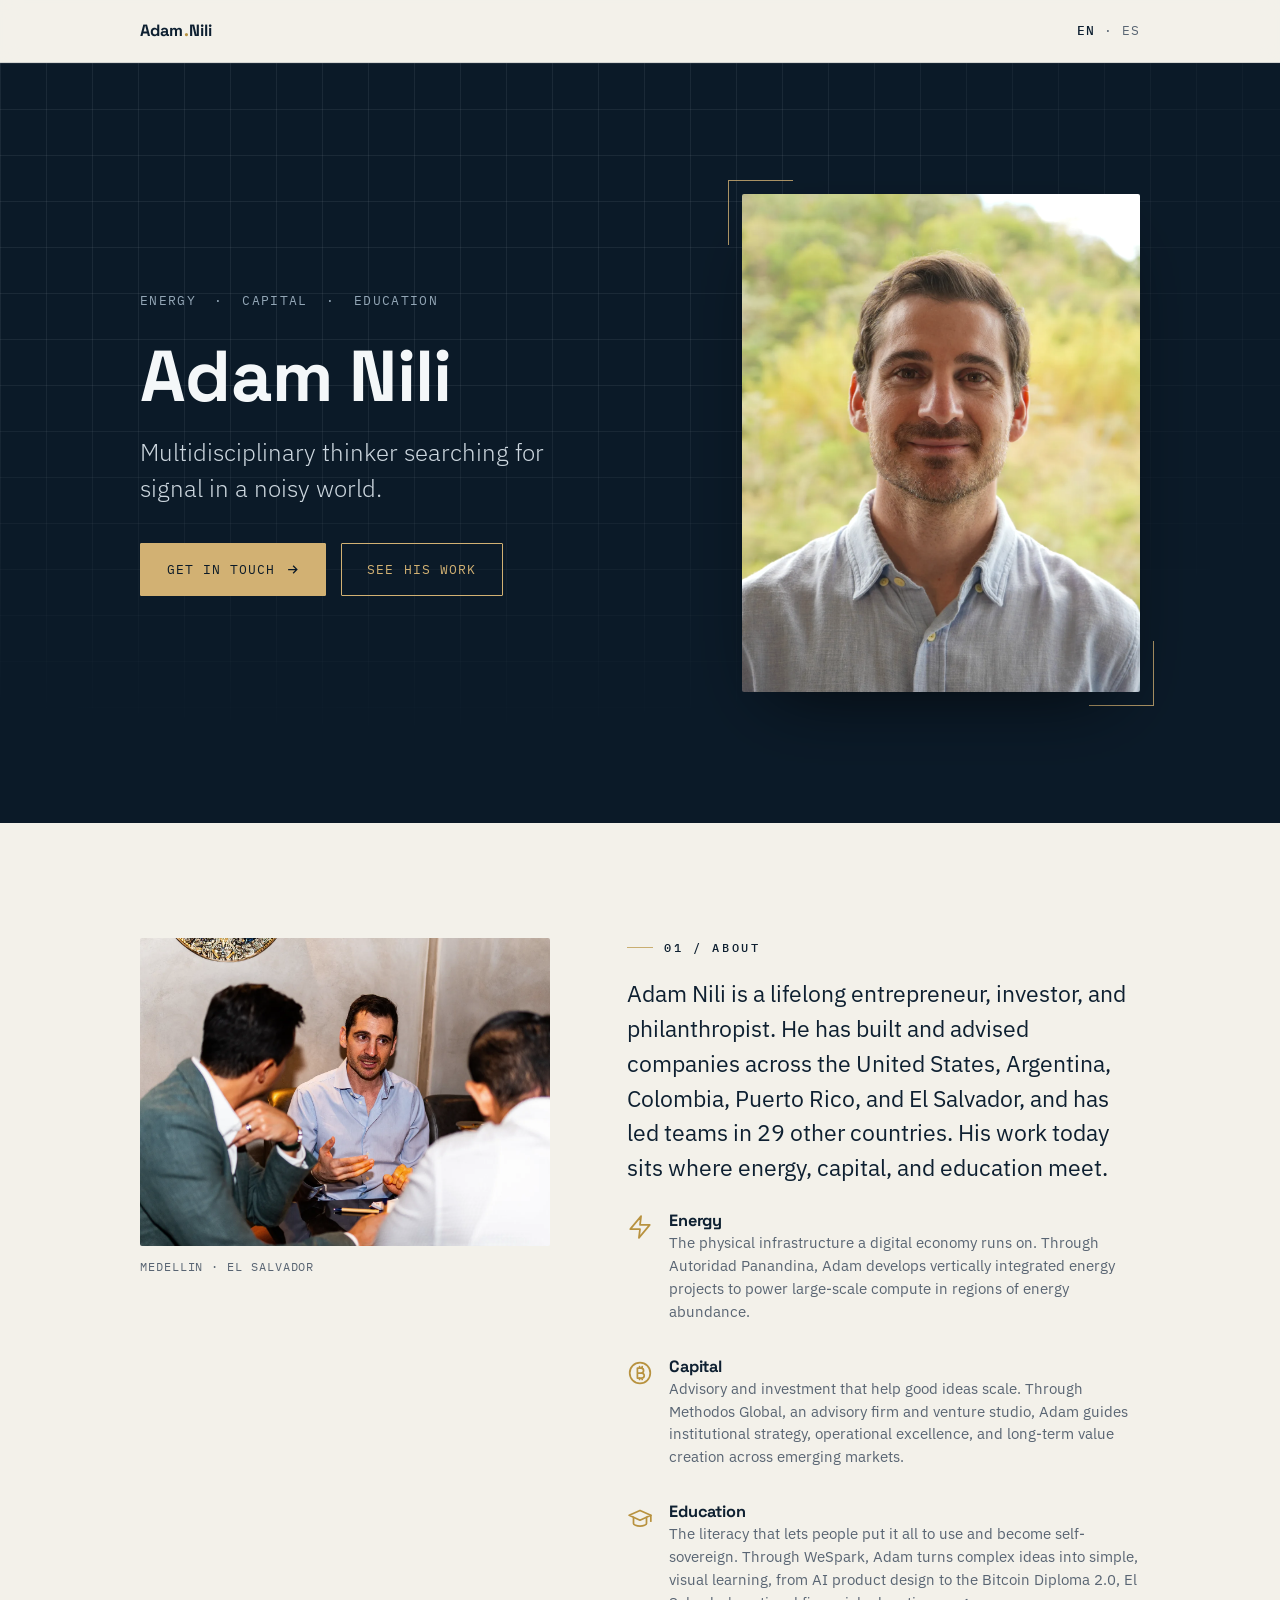
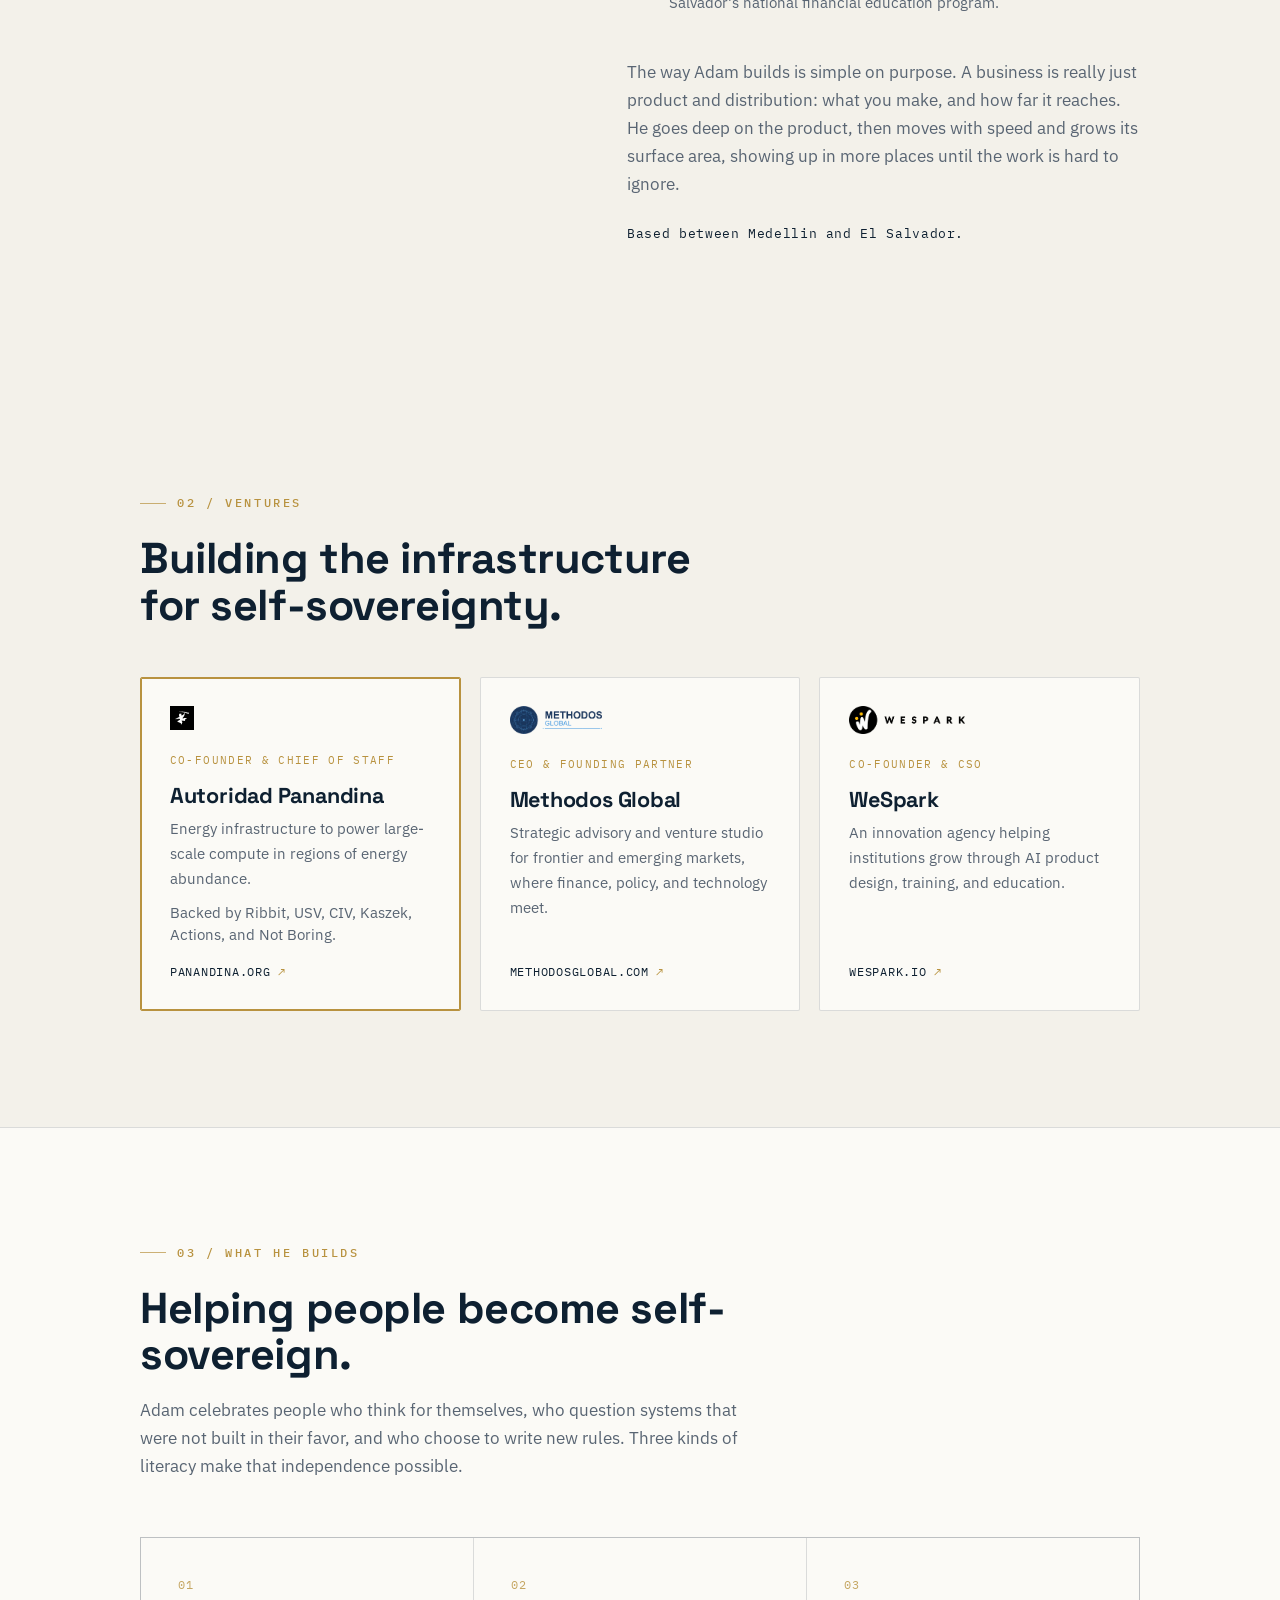
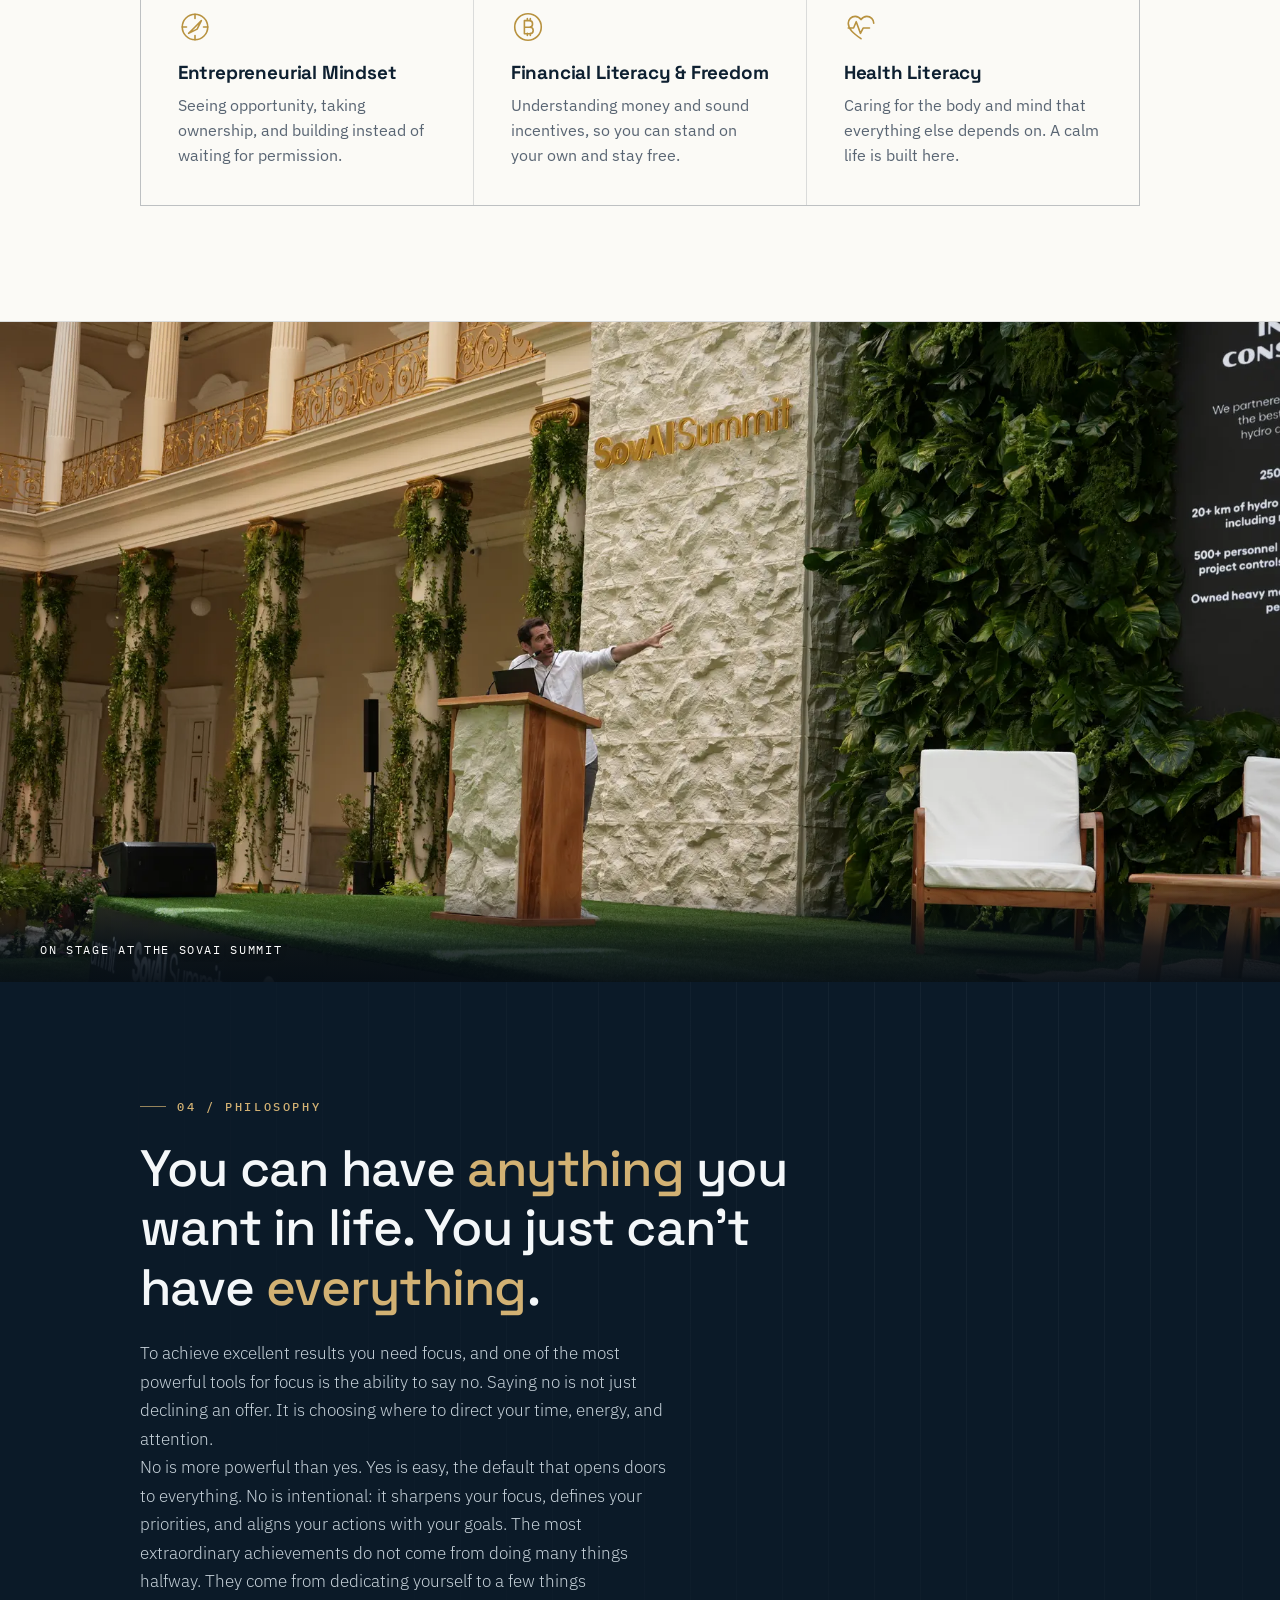
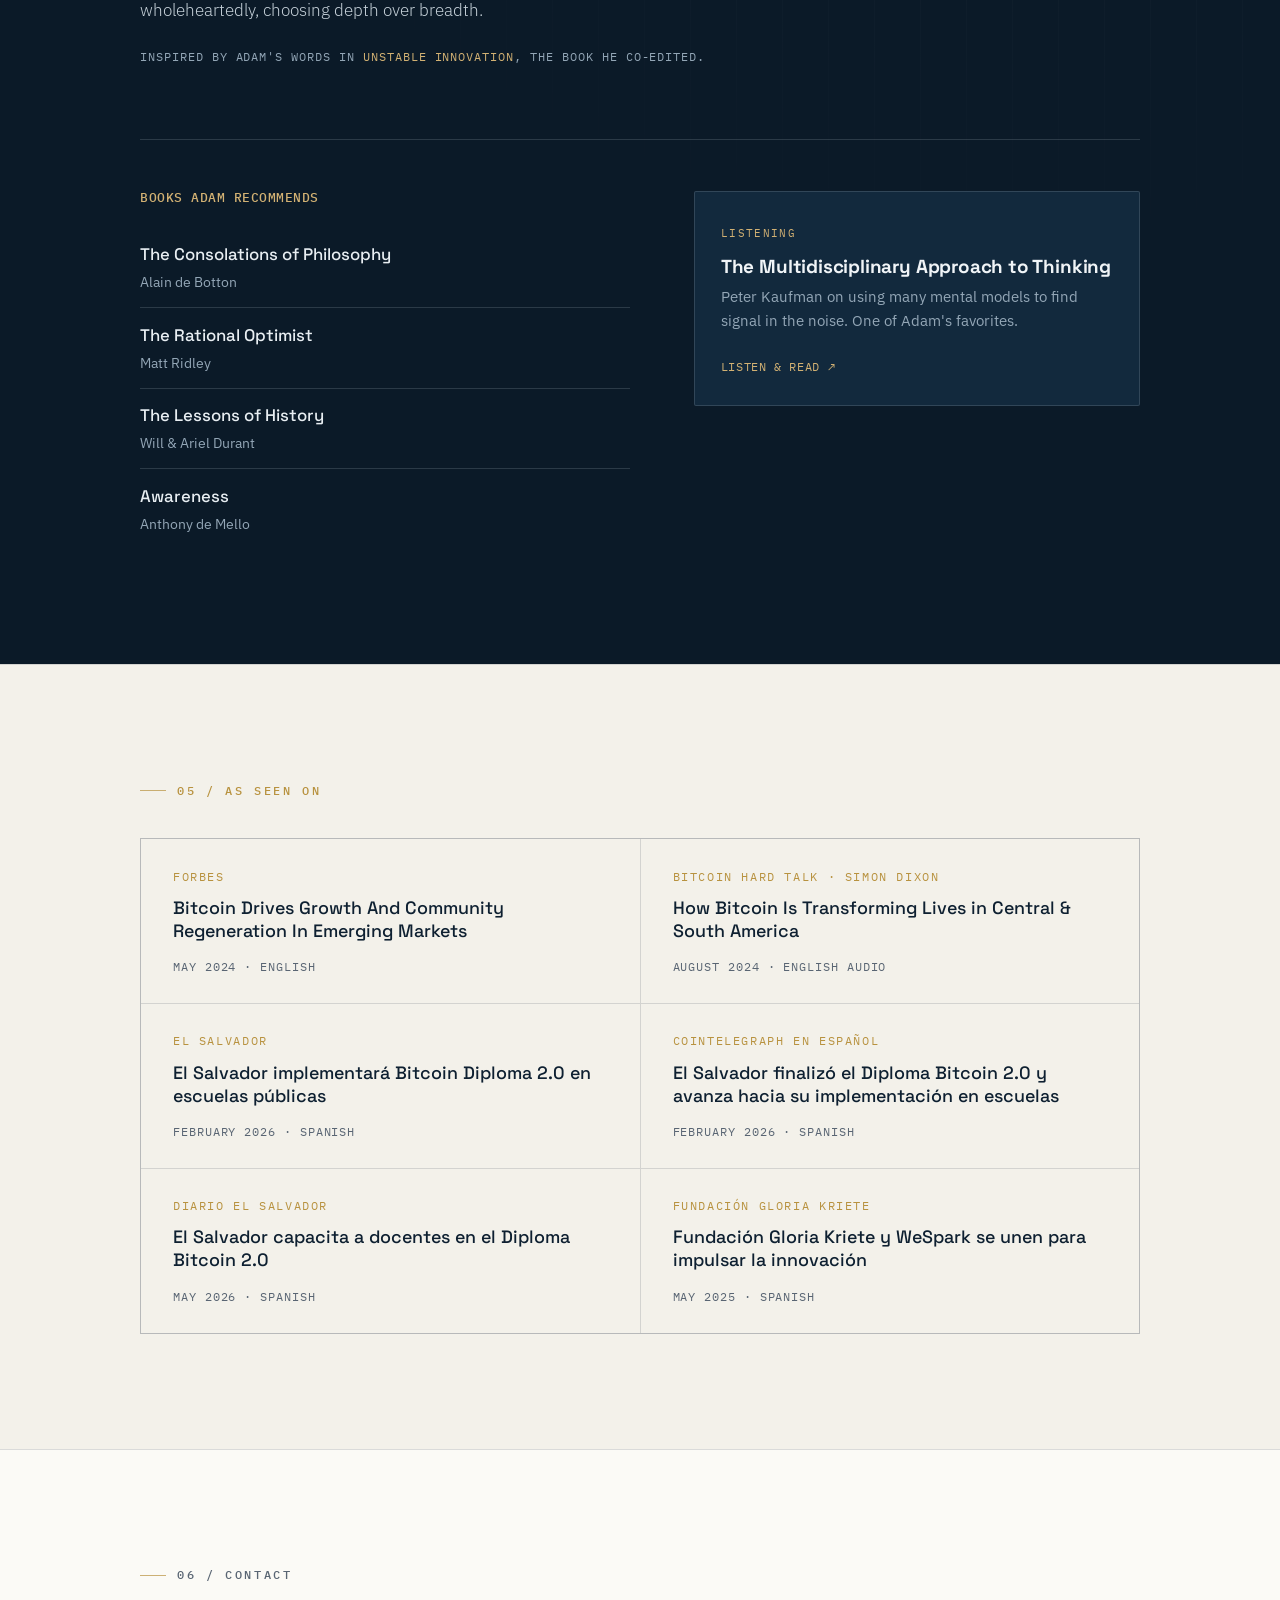
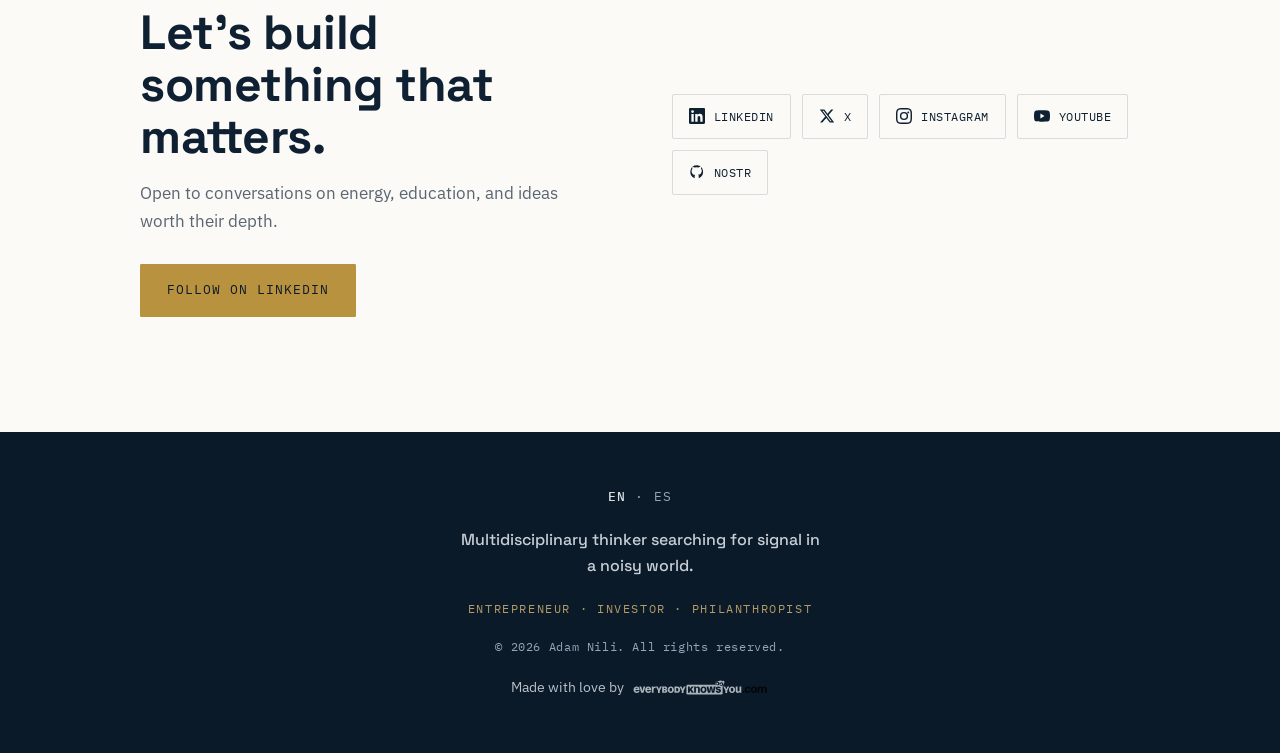
<file: index.html>
<!DOCTYPE html>
<html lang="en">
<head>
<meta charset="UTF-8">
<meta name="viewport" content="width=device-width, initial-scale=1.0">
<script>document.documentElement.classList.add('js');</script>
<title>Adam Nili · Multidisciplinary Thinker. Energy, Capital, Education.</title>
<meta name="description" content="Adam Nili is a lifelong entrepreneur working at the meeting point of energy, finance, and education. Co-founder of Autoridad Panandina, CEO of Methodos Global, and co-founder of WeSpark, helping people become self-sovereign through entrepreneurship, financial freedom, and health literacy.">
<meta name="keywords" content="Adam Nili, entrepreneur, Autoridad Panandina, Methodos Global, WeSpark, energy infrastructure, financial literacy, Bitcoin education, self-sovereignty, emerging markets, El Salvador, Medellin, Colombia, Adam Nili emprendedor, libertad financiera">

<link rel="canonical" href="https://adamnili.com/">
<link rel="alternate" hreflang="en" href="https://adamnili.com/">
<link rel="alternate" hreflang="es" href="https://adamnili.com/es/">
<link rel="alternate" hreflang="es-SV" href="https://adamnili.com/es/">
<link rel="alternate" hreflang="x-default" href="https://adamnili.com/">

<meta property="og:title" content="Adam Nili · Multidisciplinary Thinker. Energy, Capital, Education.">
<meta property="og:description" content="A lifelong entrepreneur working at the meeting point of energy, finance, and education. Helping people become self-sovereign.">
<meta property="og:type" content="profile">
<meta property="og:url" content="https://adamnili.com/">
<meta property="og:image" content="https://adamnili.com/assets/images/social-share/adam-nili-share.jpg">
<meta property="og:image:width" content="1200">
<meta property="og:image:height" content="630">
<meta property="og:image:alt" content="Adam Nili · Multidisciplinary thinker, builder, and advisor">
<meta property="og:site_name" content="Adam Nili">
<meta property="og:locale" content="en_US">
<meta property="og:locale:alternate" content="es_SV">

<meta name="twitter:card" content="summary_large_image">
<meta name="twitter:site" content="@adam_nili">
<meta name="twitter:creator" content="@adam_nili">
<meta name="twitter:title" content="Adam Nili · Multidisciplinary Thinker. Energy, Capital, Education.">
<meta name="twitter:description" content="A lifelong entrepreneur working at the meeting point of energy, finance, and education.">
<meta name="twitter:image" content="https://adamnili.com/assets/images/social-share/adam-nili-share.jpg">

<meta name="robots" content="index, follow, max-image-preview:large, max-snippet:-1, max-video-preview:-1">
<meta name="author" content="Adam Nili">
<meta name="theme-color" content="#0b1a28">
<meta name="geo.region" content="SV">
<meta name="geo.placename" content="El Salvador">
<meta http-equiv="content-language" content="en">

<link rel="icon" href="favicon.ico" sizes="any">
<link rel="icon" type="image/png" sizes="32x32" href="favicon-32x32.png">
<link rel="icon" type="image/png" sizes="16x16" href="favicon-16x16.png">
<link rel="apple-touch-icon" sizes="180x180" href="apple-touch-icon.png">
<link rel="manifest" href="site.webmanifest">

<link rel="alternate" type="text/plain" title="llms.txt" href="https://adamnili.com/llms.txt">

<link rel="preload" as="image" href="assets/images/hero/adam-nili-portrait.webp" type="image/webp">

<link rel="preconnect" href="https://fonts.googleapis.com">
<link rel="preconnect" href="https://fonts.gstatic.com" crossorigin>
<link rel="preload" as="style" href="https://fonts.googleapis.com/css2?family=IBM+Plex+Mono:wght@400;500&family=IBM+Plex+Sans:wght@400;500;600&family=Space+Grotesk:wght@500;700&display=swap">
<link rel="stylesheet" href="https://fonts.googleapis.com/css2?family=IBM+Plex+Mono:wght@400;500&family=IBM+Plex+Sans:wght@400;500;600&family=Space+Grotesk:wght@500;700&display=swap" media="print" onload="this.media='all'">
<noscript><link rel="stylesheet" href="https://fonts.googleapis.com/css2?family=IBM+Plex+Mono:wght@400;500&family=IBM+Plex+Sans:wght@400;500;600&family=Space+Grotesk:wght@500;700&display=swap"></noscript>

<link rel="stylesheet" href="assets/css/tokens.css">
<link rel="stylesheet" href="assets/css/styles.css">

<script type="application/ld+json">
{
  "@context": "https://schema.org",
  "@type": "Person",
  "name": "Adam Nili",
  "jobTitle": "Entrepreneur, Co-founder of Autoridad Panandina, CEO of Methodos Global",
  "worksFor": [
    {"@type":"Organization","name":"Autoridad Panandina","url":"https://panandina.org"},
    {"@type":"Organization","name":"Methodos Global","url":"https://methodosglobal.com"},
    {"@type":"Organization","name":"WeSpark","url":"https://wespark.io"}
  ],
  "nationality": "Argentina",
  "url": "https://adamnili.com",
  "image": "https://adamnili.com/assets/images/hero/adam-nili-portrait.webp",
  "sameAs": [
    "https://www.linkedin.com/in/adam-nili/",
    "https://x.com/adam_nili",
    "https://www.instagram.com/itsadamnili",
    "https://www.youtube.com/c/adamnili",
    "https://primal.net/p/npub18rtjz55wndqwlmgzpjjl9nr9msutvymc08znv2s0a9r5gk53cwjstc8a7u"
  ],
  "knowsAbout": ["Energy infrastructure","Financial literacy","Bitcoin education","Entrepreneurship","Emerging markets","Education","Self-sovereignty"],
  "knowsLanguage": ["en","es"],
  "address": {"@type":"PostalAddress","addressCountry":"SV","addressLocality":"San Salvador"}
}
</script>
<script type="application/ld+json">
{
  "@context": "https://schema.org",
  "@type": "FAQPage",
  "@id": "https://adamnili.com/#faq",
  "mainEntity": [
    {"@type":"Question","name":"Who is Adam Nili?",
     "acceptedAnswer":{"@type":"Answer","text":"Adam Nili is a lifelong entrepreneur who has built and advised companies across Latin America. He works at the meeting point of energy, finance, and education, and is focused on helping people become self-sovereign."}},
    {"@type":"Question","name":"What does Adam Nili work on?",
     "acceptedAnswer":{"@type":"Answer","text":"He is co-founder and Chief of Staff at Autoridad Panandina, an energy infrastructure company, CEO and Founding Partner at Methodos Global, an advisory and venture studio, and co-founder of WeSpark, an innovation and education agency."}},
    {"@type":"Question","name":"What does Adam Nili care about?",
     "acceptedAnswer":{"@type":"Answer","text":"Adam works to empower people through an entrepreneurial mindset, financial literacy and freedom, and health literacy, tied together by a practical philosophy of focus and self-sovereignty."}},
    {"@type":"Question","name":"Where is Adam Nili based?",
     "acceptedAnswer":{"@type":"Answer","text":"He is based between Medellin, Colombia and El Salvador, and works across emerging markets."}}
  ]
}
</script>
</head>
<body>

<header class="site-header">
  <div class="wrap">
    <a class="brandmark" href="index.html">Adam<span>.</span>Nili</a>
    <div class="lang"><span class="active">EN</span> · <a href="es/index.html">ES</a></div>
  </div>
</header>

<main>

  <!-- HERO -->
  <section class="hero" id="top">
    <div class="wrap">
      <div class="hero-copy">
        <p class="hero-kicker">Energy &nbsp;·&nbsp; Capital &nbsp;·&nbsp; Education</p>
        <h1>Adam Nili</h1>
        <p class="hero-tag">Multidisciplinary thinker searching for signal in a noisy world.</p>
        <div class="hero-cta">
          <a class="btn btn--solid" href="#contact">Get in touch
            <svg viewBox="0 0 24 24" fill="none" stroke="currentColor" stroke-width="2"><path d="M5 12h14M13 6l6 6-6 6"/></svg></a>
          <a class="btn" href="#ventures">See his work</a>
        </div>
      </div>
      <figure class="hero-figure reveal">
        <img src="assets/images/hero/adam-nili-portrait.webp" width="1200" height="1500"
             alt="Portrait of Adam Nili" fetchpriority="high">
      </figure>
    </div>
  </section>

  <!-- ABOUT -->
  <section class="section about" id="about">
    <div class="wrap about-grid">
      <figure class="about-figure reveal">
        <img src="assets/images/gallery/adam-nili-roundtable.webp" width="1600" height="1067"
             alt="Adam Nili" loading="lazy">
        <figcaption>Medellin · El Salvador</figcaption>
      </figure>
      <div class="about-copy reveal">
        <p class="eyebrow">01 / About</p>
        <p class="lede">Adam Nili is a lifelong entrepreneur, investor, and philanthropist. He has built and advised companies across the United States, Argentina, Colombia, Puerto Rico, and El Salvador, and has led teams in 29 other countries. His work today sits where energy, capital, and education meet.</p>
        <div class="about-pillars">
          <div class="about-pill">
            <span class="api"><svg viewBox="0 0 24 24" fill="none" stroke="currentColor" stroke-width="1.6" stroke-linecap="round" stroke-linejoin="round"><path d="M13 2 3 14h9l-1 8 10-12h-9l1-8z"/></svg></span>
            <div><h4>Energy</h4><p>The physical infrastructure a digital economy runs on. Through Autoridad Panandina, Adam develops vertically integrated energy projects to power large-scale compute in regions of energy abundance.</p></div>
          </div>
          <div class="about-pill">
            <span class="api"><svg viewBox="0 0 24 24" fill="none" stroke="currentColor" stroke-width="1.6" stroke-linecap="round" stroke-linejoin="round"><circle cx="12" cy="12" r="9.5"/><path d="M9.6 7.5v9M9.6 7.5h3.4a2.3 2.3 0 0 1 0 4.6H9.6m0 0h4a2.3 2.3 0 0 1 0 4.6H9.6M11.6 6v1.5M11.6 16.5V18M14 6v1.5M14 16.5V18"/></svg></span>
            <div><h4>Capital</h4><p>Advisory and investment that help good ideas scale. Through Methodos Global, an advisory firm and venture studio, Adam guides institutional strategy, operational excellence, and long-term value creation across emerging markets.</p></div>
          </div>
          <div class="about-pill">
            <span class="api"><svg viewBox="0 0 24 24" fill="none" stroke="currentColor" stroke-width="1.6" stroke-linecap="round" stroke-linejoin="round"><path d="M22 9.5 12 5 2 9.5l10 4.5 10-4.5z"/><path d="M6 11.5V17c0 1.1 2.7 2.5 6 2.5s6-1.4 6-2.5v-5.5"/><path d="M22 9.5V15"/></svg></span>
            <div><h4>Education</h4><p>The literacy that lets people put it all to use and become self-sovereign. Through WeSpark, Adam turns complex ideas into simple, visual learning, from AI product design to the Bitcoin Diploma 2.0, El Salvador's national financial education program.</p></div>
          </div>
        </div>
        <p class="muted">The way Adam builds is simple on purpose. A business is really just product and distribution: what you make, and how far it reaches. He goes deep on the product, then moves with speed and grows its surface area, showing up in more places until the work is hard to ignore.</p>
        <p class="signoff">Based between Medellin and El Salvador.</p>
      </div>
    </div>
  </section>

  <!-- VENTURES -->
  <section class="section ventures" id="ventures">
    <div class="wrap">
      <div class="reveal">
        <p class="eyebrow">02 / Ventures</p>
        <h2 style="font-size:clamp(1.9rem,4vw,2.7rem);max-width:20ch">Building the infrastructure for self-sovereignty.</h2>
      </div>
      <div class="venture-grid">
        <a class="venture venture--lead reveal" href="https://panandina.org" target="_blank" rel="noopener">
          <img class="venture-logo venture-logo--sq" src="assets/images/logos/panandina.webp" alt="Autoridad Panandina logo" loading="lazy">
          <span class="venture-role">Co-founder &amp; Chief of Staff</span>
          <h3>Autoridad Panandina</h3>
          <p>Energy infrastructure to power large-scale compute in regions of energy abundance.</p>
          <p class="venture-backers">Backed by Ribbit, USV, CIV, Kaszek, Actions, and Not Boring.</p>
          <span class="venture-link">panandina.org</span>
        </a>
        <a class="venture reveal" href="https://methodosglobal.com" target="_blank" rel="noopener">
          <img class="venture-logo" src="assets/images/logos/methodos.webp" alt="Methodos Global logo" loading="lazy">
          <span class="venture-role">CEO &amp; Founding Partner</span>
          <h3>Methodos Global</h3>
          <p>Strategic advisory and venture studio for frontier and emerging markets, where finance, policy, and technology meet.</p>
          <span class="venture-link">methodosglobal.com</span>
        </a>
        <a class="venture reveal" href="https://wespark.io" target="_blank" rel="noopener">
          <img class="venture-logo" src="assets/images/logos/wespark.webp" alt="WeSpark logo" loading="lazy">
          <span class="venture-role">Co-founder &amp; CSO</span>
          <h3>WeSpark</h3>
          <p>An innovation agency helping institutions grow through AI product design, training, and education.</p>
          <span class="venture-link">wespark.io</span>
        </a>
      </div>
    </div>
  </section>

  <!-- PILLARS -->
  <section class="section pillars" id="ideas">
    <div class="wrap">
      <div class="pillars-head reveal">
        <p class="eyebrow">03 / What he builds</p>
        <h2>Helping people become self-sovereign.</h2>
        <p class="muted">Adam celebrates people who think for themselves, who question systems that were not built in their favor, and who choose to write new rules. Three kinds of literacy make that independence possible.</p>
      </div>
      <div class="pillar-grid reveal">
        <div class="pillar">
          <span class="pillar-n">01</span>
          <div class="pillar-ico">
            <svg viewBox="0 0 32 32" fill="none" stroke="currentColor" stroke-width="1.5" stroke-linecap="round" stroke-linejoin="round">
              <circle cx="16" cy="16" r="12"/><path d="M16 4v4M16 24v4M4 16h4M24 16h4"/><path d="M16 16l6-6-4 8-8 4 6-6z"/></svg>
          </div>
          <h3>Entrepreneurial Mindset</h3>
          <p>Seeing opportunity, taking ownership, and building instead of waiting for permission.</p>
        </div>
        <div class="pillar">
          <span class="pillar-n">02</span>
          <div class="pillar-ico">
            <svg viewBox="0 0 32 32" fill="none" stroke="currentColor" stroke-width="1.5" stroke-linecap="round" stroke-linejoin="round">
              <circle cx="16" cy="16" r="12.5"/><path d="M12.6 10v12M12.6 10h4.6a3.1 3.1 0 0 1 0 6.2h-4.6m0 0h5.2a3.1 3.1 0 0 1 0 6.2h-5.2M15.4 8v2M15.4 22v2M18.2 8v2M18.2 22v2"/></svg>
          </div>
          <h3>Financial Literacy &amp; Freedom</h3>
          <p>Understanding money and sound incentives, so you can stand on your own and stay free.</p>
        </div>
        <div class="pillar">
          <span class="pillar-n">03</span>
          <div class="pillar-ico">
            <svg viewBox="0 0 32 32" fill="none" stroke="currentColor" stroke-width="1.5" stroke-linecap="round" stroke-linejoin="round">
              <path d="M4 17h5l2.5-6 4 11 2.5-5h6"/><path d="M16 27C9 22 4 18 4 12.5 4 8.9 6.9 6 10.5 6 13 6 14.8 7.3 16 9c1.2-1.7 3-3 5.5-3C25.1 6 28 8.9 28 12.5"/></svg>
          </div>
          <h3>Health Literacy</h3>
          <p>Caring for the body and mind that everything else depends on. A calm life is built here.</p>
        </div>
      </div>
    </div>
  </section>

  <!-- MOMENT -->
  <section class="moment reveal" aria-label="Adam Nili speaking">
    <img src="assets/images/gallery/adam-nili-sovai-summit.webp" width="1800" height="1200"
         alt="Adam Nili speaking at the SovAI Summit" loading="lazy">
    <figcaption>On stage at the SovAI Summit</figcaption>
  </section>

  <!-- PHILOSOPHY -->
  <section class="section philosophy" id="philosophy">
    <div class="wrap">
      <p class="eyebrow reveal">04 / Philosophy</p>
      <p class="pullquote reveal">You can have <span class="accent">anything</span> you want in life. You just can't have <span class="accent">everything</span>.</p>
      <p class="pullquote-sub reveal">To achieve excellent results you need focus, and one of the most powerful tools for focus is the ability to say no. Saying no is not just declining an offer. It is choosing where to direct your time, energy, and attention.</p>
      <p class="pullquote-sub reveal">No is more powerful than yes. Yes is easy, the default that opens doors to everything. No is intentional: it sharpens your focus, defines your priorities, and aligns your actions with your goals. The most extraordinary achievements do not come from doing many things halfway. They come from dedicating yourself to a few things wholeheartedly, choosing depth over breadth.</p>
      <p class="quote-credit reveal">Inspired by Adam's words in <a href="https://unstableinnovation.com" target="_blank" rel="noopener">Unstable Innovation</a>, the book he co-edited.</p>

      <div class="influences">
        <div class="reveal">
          <h3>Books Adam recommends</h3>
          <ul class="booklist">
            <li><a href="https://www.amazon.com/Consolations-Philosophy-Alain-Botton/dp/0679779175/" target="_blank" rel="noopener">
              <span class="book-t">The Consolations of Philosophy</span><span class="book-a">Alain de Botton</span></a></li>
            <li><a href="https://www.amazon.com/Rational-Optimist-How-Prosperity-Evolves/dp/0007267126/" target="_blank" rel="noopener">
              <span class="book-t">The Rational Optimist</span><span class="book-a">Matt Ridley</span></a></li>
            <li><a href="https://www.amazon.com/Lessons-History-Will-Durant/dp/143914995X/" target="_blank" rel="noopener">
              <span class="book-t">The Lessons of History</span><span class="book-a">Will &amp; Ariel Durant</span></a></li>
            <li><a href="https://www.amazon.com/Awareness-Opportunities-Reality-Anthony-Mello/dp/0385249373/" target="_blank" rel="noopener">
              <span class="book-t">Awareness</span><span class="book-a">Anthony de Mello</span></a></li>
          </ul>
        </div>
        <div class="podcard reveal">
          <span class="tag">Listening</span>
          <h4>The Multidisciplinary Approach to Thinking</h4>
          <p>Peter Kaufman on using many mental models to find signal in the noise. One of Adam's favorites.</p>
          <a href="https://fs.blog/great-talks/multidisciplinary-approach-thinking-peter-kaufman/" target="_blank" rel="noopener">Listen &amp; read &#8599;</a>
        </div>
      </div>
    </div>
  </section>

  <!-- AS SEEN ON -->
  <section class="section press" id="press">
    <div class="wrap">
      <div class="press-head reveal">
        <p class="eyebrow">05 / As seen on</p>
      </div>
      <div class="press-grid reveal">
        <a class="press-item" href="https://www.forbes.com/sites/digital-assets/2024/05/02/bitcoin-drives-growth-and-community-regeneration-in-emerging-markets/" target="_blank" rel="noopener">
          <span class="press-outlet">Forbes</span>
          <span class="press-title">Bitcoin Drives Growth And Community Regeneration In Emerging Markets</span>
          <span class="press-meta">May 2024 · English</span>
        </a>
        <a class="press-item" href="https://www.simondixon.com/blog/adam-nili" target="_blank" rel="noopener">
          <span class="press-outlet">Bitcoin Hard Talk · Simon Dixon</span>
          <span class="press-title">How Bitcoin Is Transforming Lives in Central &amp; South America</span>
          <span class="press-meta">August 2024 · English audio</span>
        </a>
        <a class="press-item" href="https://www.elsalvador.com/dinero-y-negocios/finanzas-personales/bitcoin-educacion-finanzas/1263965/2026/" target="_blank" rel="noopener">
          <span class="press-outlet">El Salvador</span>
          <span class="press-title">El Salvador implementará Bitcoin Diploma 2.0 en escuelas públicas</span>
          <span class="press-meta">February 2026 · Spanish</span>
        </a>
        <a class="press-item" href="https://cointelegraph.es/news/el-salvador-finalizo-el-diploma-bitcoin-2-0-y-avanza-hacia-su-implementacion-en-escuelas" target="_blank" rel="noopener">
          <span class="press-outlet">Cointelegraph en Español</span>
          <span class="press-title">El Salvador finalizó el Diploma Bitcoin 2.0 y avanza hacia su implementación en escuelas</span>
          <span class="press-meta">February 2026 · Spanish</span>
        </a>
        <a class="press-item" href="https://diarioelsalvador.com/dedinero/el-salvador-capacita-esta-semana-a-docentes-en-el-diploma-bitcoin-2-0/789294" target="_blank" rel="noopener">
          <span class="press-outlet">Diario El Salvador</span>
          <span class="press-title">El Salvador capacita a docentes en el Diploma Bitcoin 2.0</span>
          <span class="press-meta">May 2026 · Spanish</span>
        </a>
        <a class="press-item" href="https://fundaciongloriakriete.org/fundacion-gloria-kriete-y-wespark-se-unen-para-impulsar-la-innovacion-en-el-salvador/" target="_blank" rel="noopener">
          <span class="press-outlet">Fundación Gloria Kriete</span>
          <span class="press-title">Fundación Gloria Kriete y WeSpark se unen para impulsar la innovación</span>
          <span class="press-meta">May 2025 · Spanish</span>
        </a>
      </div>
    </div>
  </section>

  <!-- CONTACT -->
  <section class="section contact" id="contact">
    <div class="wrap contact-grid">
      <div class="reveal">
        <p class="eyebrow">06 / Contact</p>
        <h2>Let's build something that matters.</h2>
        <p>Open to conversations on energy, education, and ideas worth their depth.</p>
        <div class="hero-cta" style="margin-top:1.8rem">
          <a class="btn btn--solid" href="https://www.linkedin.com/in/adam-nili/" target="_blank" rel="noopener">Follow on LinkedIn</a>
        </div>
      </div>
      <div class="reveal">
        <div class="socials">
          <a class="social" href="https://www.linkedin.com/in/adam-nili/" target="_blank" rel="noopener" aria-label="LinkedIn">
            <svg viewBox="0 0 24 24"><path d="M20.45 20.45h-3.56v-5.57c0-1.33-.02-3.04-1.85-3.04-1.85 0-2.13 1.45-2.13 2.94v5.67H9.35V9h3.41v1.56h.05c.48-.9 1.63-1.85 3.36-1.85 3.6 0 4.27 2.37 4.27 5.45v6.29zM5.34 7.43a2.06 2.06 0 1 1 0-4.13 2.06 2.06 0 0 1 0 4.13zM7.12 20.45H3.56V9h3.56v11.45zM22.22 0H1.77C.79 0 0 .77 0 1.72v20.55C0 23.23.79 24 1.77 24h20.45c.98 0 1.78-.77 1.78-1.73V1.72C24 .77 23.2 0 22.22 0z"/></svg>
            LinkedIn</a>
          <a class="social" href="https://x.com/adam_nili" target="_blank" rel="noopener" aria-label="X">
            <svg viewBox="0 0 24 24"><path d="M18.24 2.25h3.31l-7.23 8.26 8.51 11.24h-6.66l-5.22-6.82-5.97 6.82H1.66l7.73-8.84L1.23 2.25h6.83l4.71 6.23 5.47-6.23zm-1.16 17.52h1.83L7.01 4.13H5.05l12.03 15.64z"/></svg>
            X</a>
          <a class="social" href="https://www.instagram.com/itsadamnili" target="_blank" rel="noopener" aria-label="Instagram">
            <svg viewBox="0 0 24 24"><path d="M12 2.16c3.2 0 3.58.01 4.85.07 1.17.05 1.8.25 2.23.41.56.22.96.48 1.38.9.42.42.68.82.9 1.38.16.42.36 1.06.41 2.23.06 1.27.07 1.65.07 4.85s-.01 3.58-.07 4.85c-.05 1.17-.25 1.8-.41 2.23-.22.56-.48.96-.9 1.38-.42.42-.82.68-1.38.9-.42.16-1.06.36-2.23.41-1.27.06-1.65.07-4.85.07s-3.58-.01-4.85-.07c-1.17-.05-1.8-.25-2.23-.41a3.7 3.7 0 0 1-1.38-.9 3.7 3.7 0 0 1-.9-1.38c-.16-.42-.36-1.06-.41-2.23C2.17 15.58 2.16 15.2 2.16 12s.01-3.58.07-4.85c.05-1.17.25-1.8.41-2.23.22-.56.48-.96.9-1.38.42-.42.82-.68 1.38-.9.42-.16 1.06-.36 2.23-.41C8.42 2.17 8.8 2.16 12 2.16zM12 0C8.74 0 8.33.01 7.05.07 5.78.13 4.9.33 4.14.63c-.79.31-1.46.72-2.12 1.38C1.36 2.67.95 3.34.64 4.13c-.3.76-.5 1.64-.56 2.91C.01 8.33 0 8.74 0 12s.01 3.67.07 4.95c.06 1.27.26 2.15.56 2.91.31.79.72 1.46 1.38 2.12.66.66 1.33 1.07 2.12 1.38.76.3 1.64.5 2.91.56C8.33 23.99 8.74 24 12 24s3.67-.01 4.95-.07c1.27-.06 2.15-.26 2.91-.56a5.86 5.86 0 0 0 2.12-1.38c.66-.66 1.07-1.33 1.38-2.12.3-.76.5-1.64.56-2.91.06-1.28.07-1.69.07-4.95s-.01-3.67-.07-4.95c-.06-1.27-.26-2.15-.56-2.91a5.86 5.86 0 0 0-1.38-2.12A5.86 5.86 0 0 0 19.87.63c-.76-.3-1.64-.5-2.91-.56C15.67.01 15.26 0 12 0zm0 5.84a6.16 6.16 0 1 0 0 12.32 6.16 6.16 0 0 0 0-12.32zM12 16a4 4 0 1 1 0-8 4 4 0 0 1 0 8zm6.41-10.85a1.44 1.44 0 1 0 0 2.88 1.44 1.44 0 0 0 0-2.88z"/></svg>
            Instagram</a>
          <a class="social" href="https://www.youtube.com/c/adamnili" target="_blank" rel="noopener" aria-label="YouTube">
            <svg viewBox="0 0 24 24"><path d="M23.5 6.2a3 3 0 0 0-2.1-2.1C19.5 3.5 12 3.5 12 3.5s-7.5 0-9.4.6A3 3 0 0 0 .5 6.2 31 31 0 0 0 0 12a31 31 0 0 0 .5 5.8 3 3 0 0 0 2.1 2.1c1.9.6 9.4.6 9.4.6s7.5 0 9.4-.6a3 3 0 0 0 2.1-2.1A31 31 0 0 0 24 12a31 31 0 0 0-.5-5.8zM9.6 15.6V8.4l6.2 3.6-6.2 3.6z"/></svg>
            YouTube</a>
          <a class="social" href="https://primal.net/p/npub18rtjz55wndqwlmgzpjjl9nr9msutvymc08znv2s0a9r5gk53cwjstc8a7u" target="_blank" rel="noopener" aria-label="Nostr">
            <svg viewBox="0 0 24 24"><path d="M12 2a10 10 0 0 0-3.5 19.37V18.3c0-.86.27-1.55.8-2.06-2.62-.3-5.37-1.31-5.37-5.85 0-1.29.46-2.35 1.22-3.18-.12-.3-.53-1.5.12-3.14 0 0 1-.32 3.28 1.21a11.3 11.3 0 0 1 5.96 0C16.8 3.42 17.8 3.74 17.8 3.74c.65 1.64.24 2.84.12 3.14.76.83 1.22 1.89 1.22 3.18 0 4.55-2.76 5.55-5.39 5.84.42.37.8 1.1.8 2.21v3.27A10 10 0 0 0 12 2z"/></svg>
            Nostr</a>
        </div>
      </div>
    </div>
  </section>

</main>

<footer class="site-footer">
  <div class="wrap">
    <div class="lang"><span class="active">EN</span> · <a href="es/index.html">ES</a></div>
    <p class="foot-tag">Multidisciplinary thinker searching for signal in a noisy world.</p>
    <p class="foot-note">Entrepreneur · Investor · Philanthropist</p>
    <p class="foot-copy">© <span data-year>2026</span> Adam Nili. All rights reserved.</p>
    <a class="eky-credit" href="https://everybodyknowsyou.com" target="_blank" rel="noopener" aria-label="Made with love by everybodyknowsyou.com">
      <span class="eky-credit__text">Made with love by</span>
      <img class="eky-logo" src="assets/eky-credit-footer.svg" alt="everybodyknowsyou.com" width="190" height="24">
    </a>
  </div>
</footer>

<script src="assets/js/main.js" defer></script>
</body>
</html>
</file>
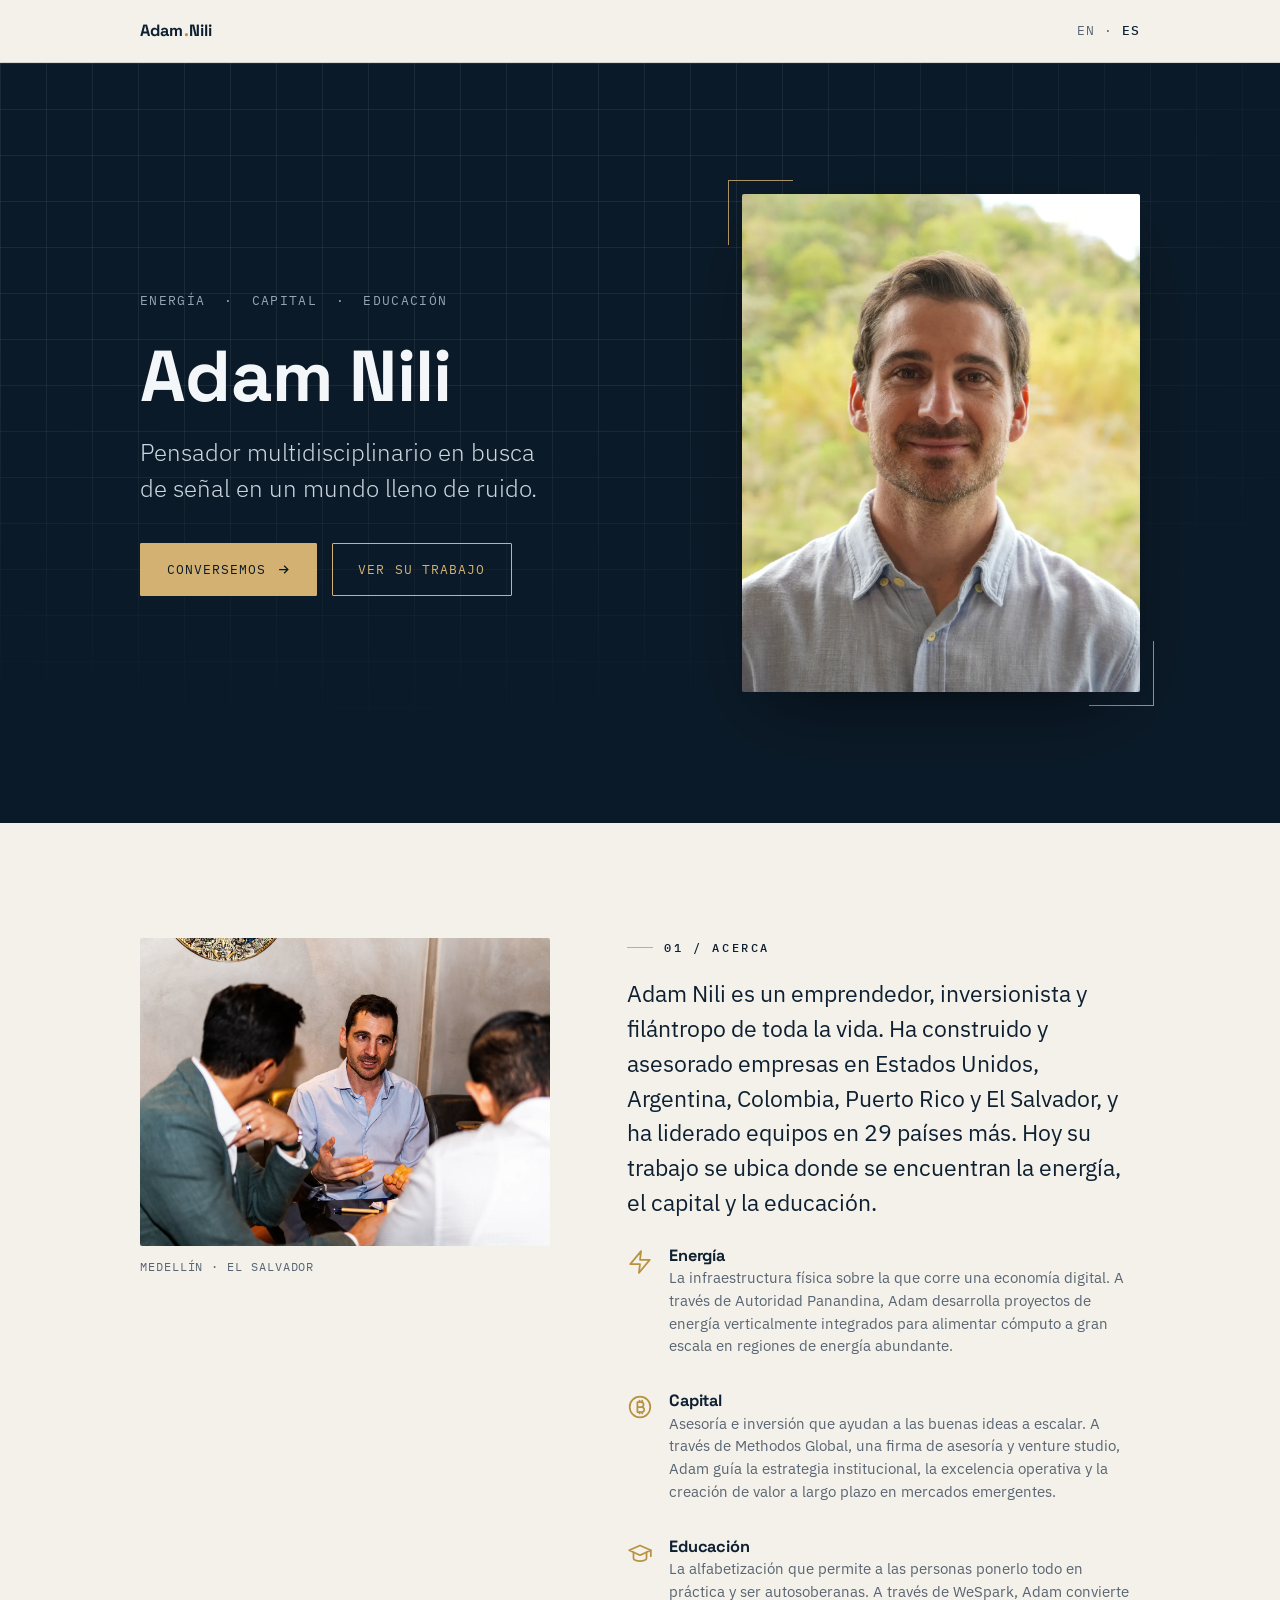
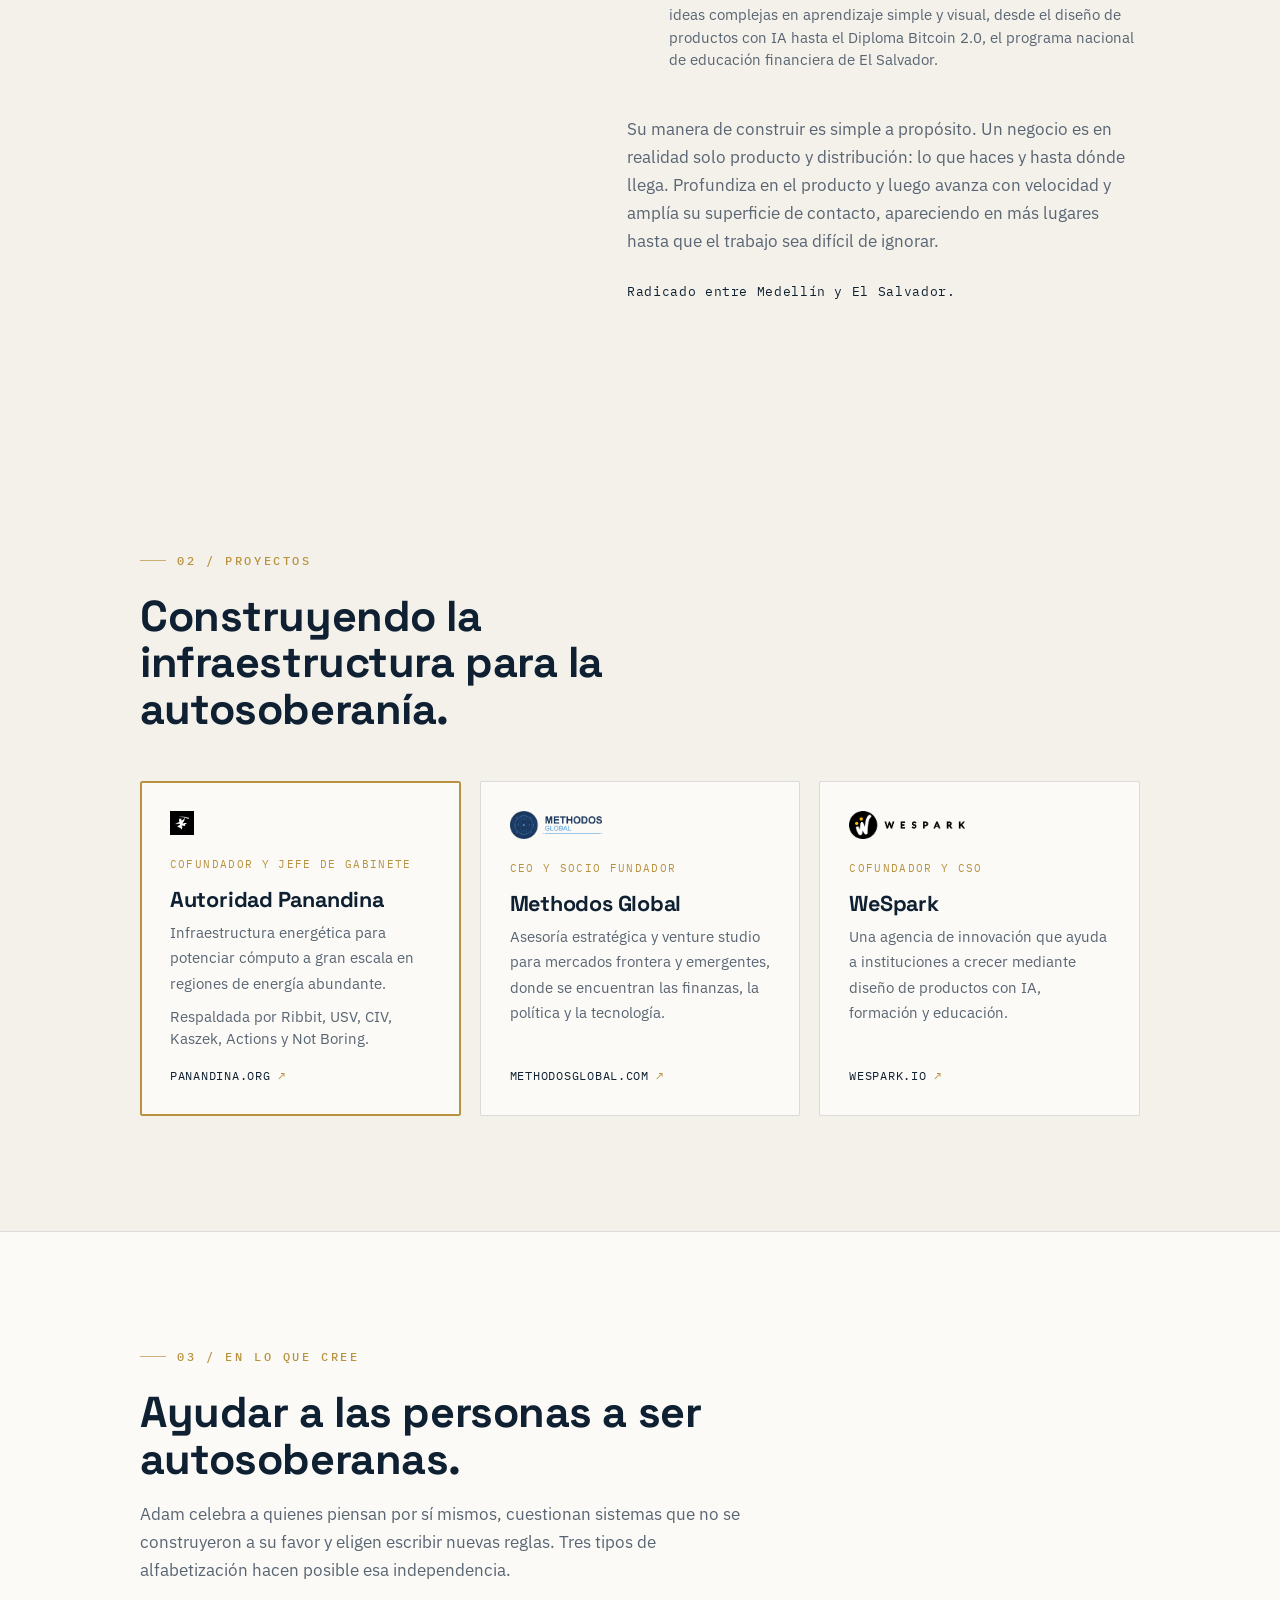
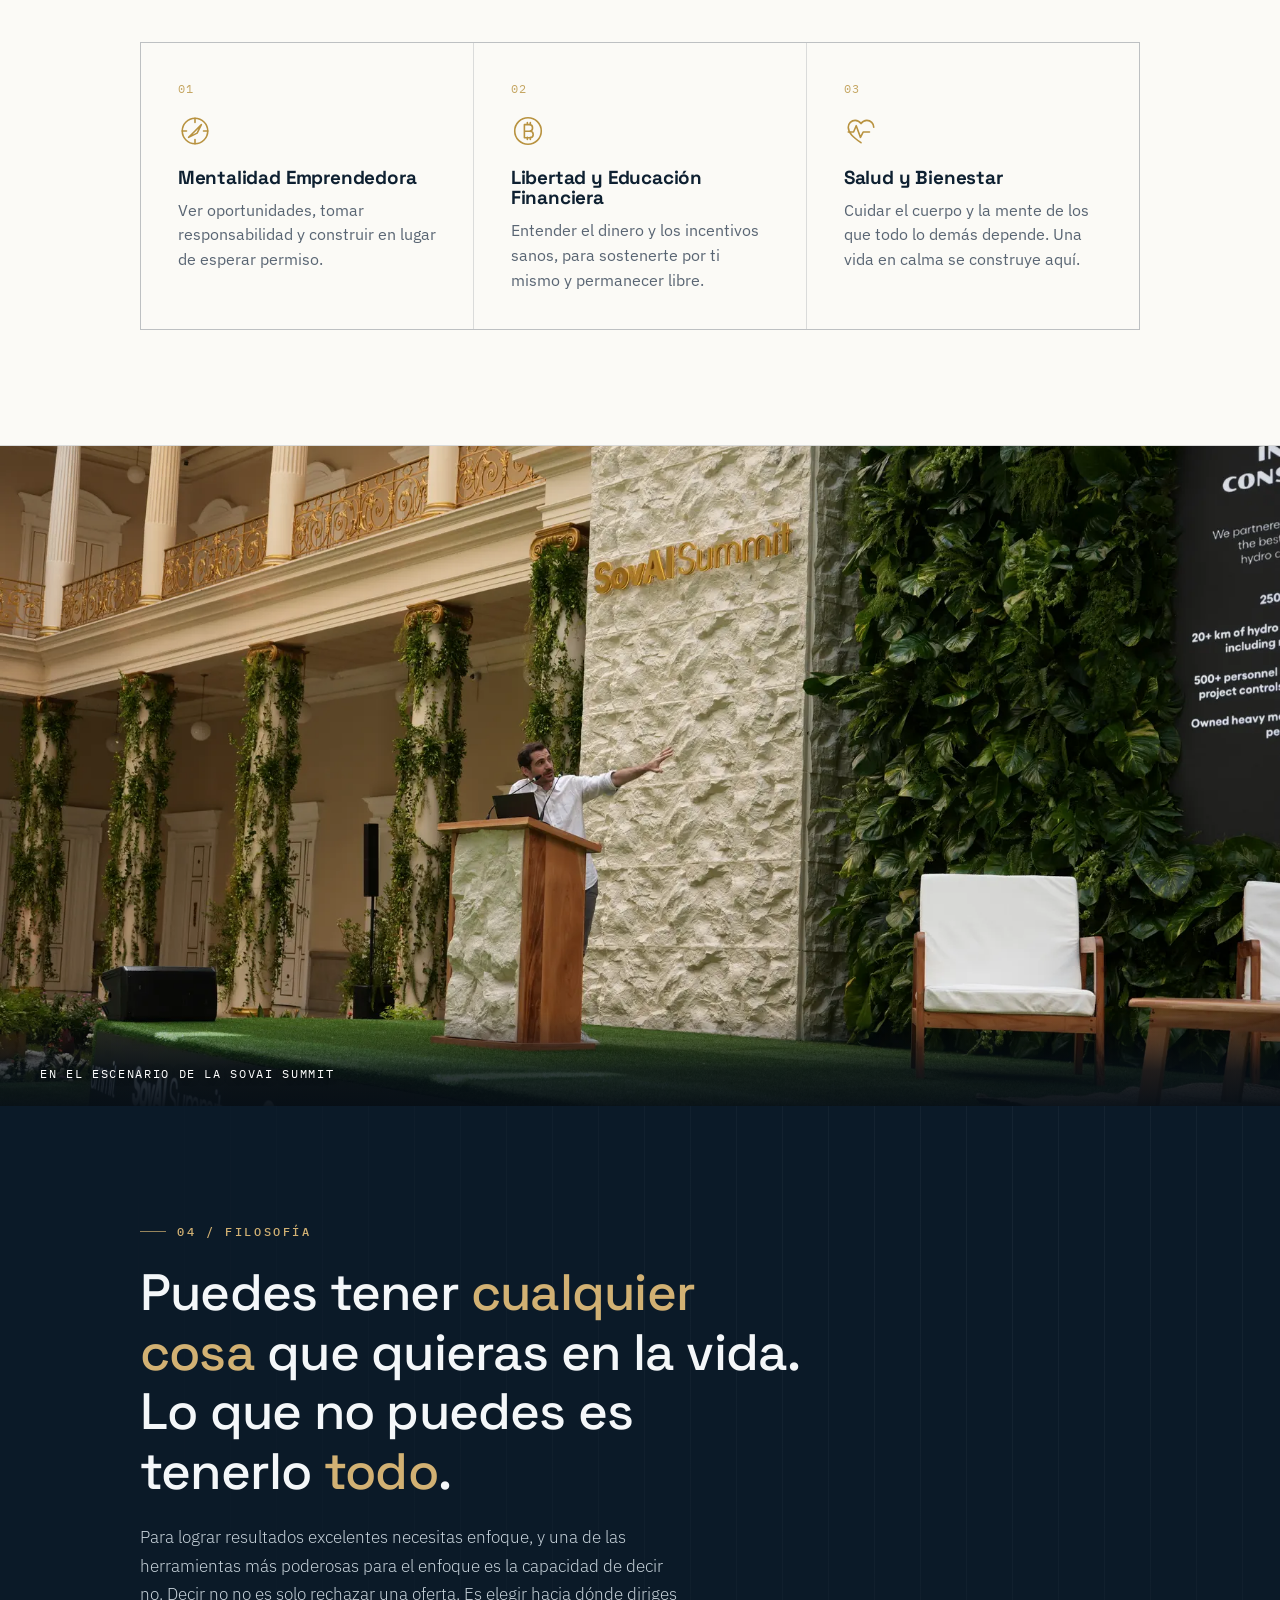
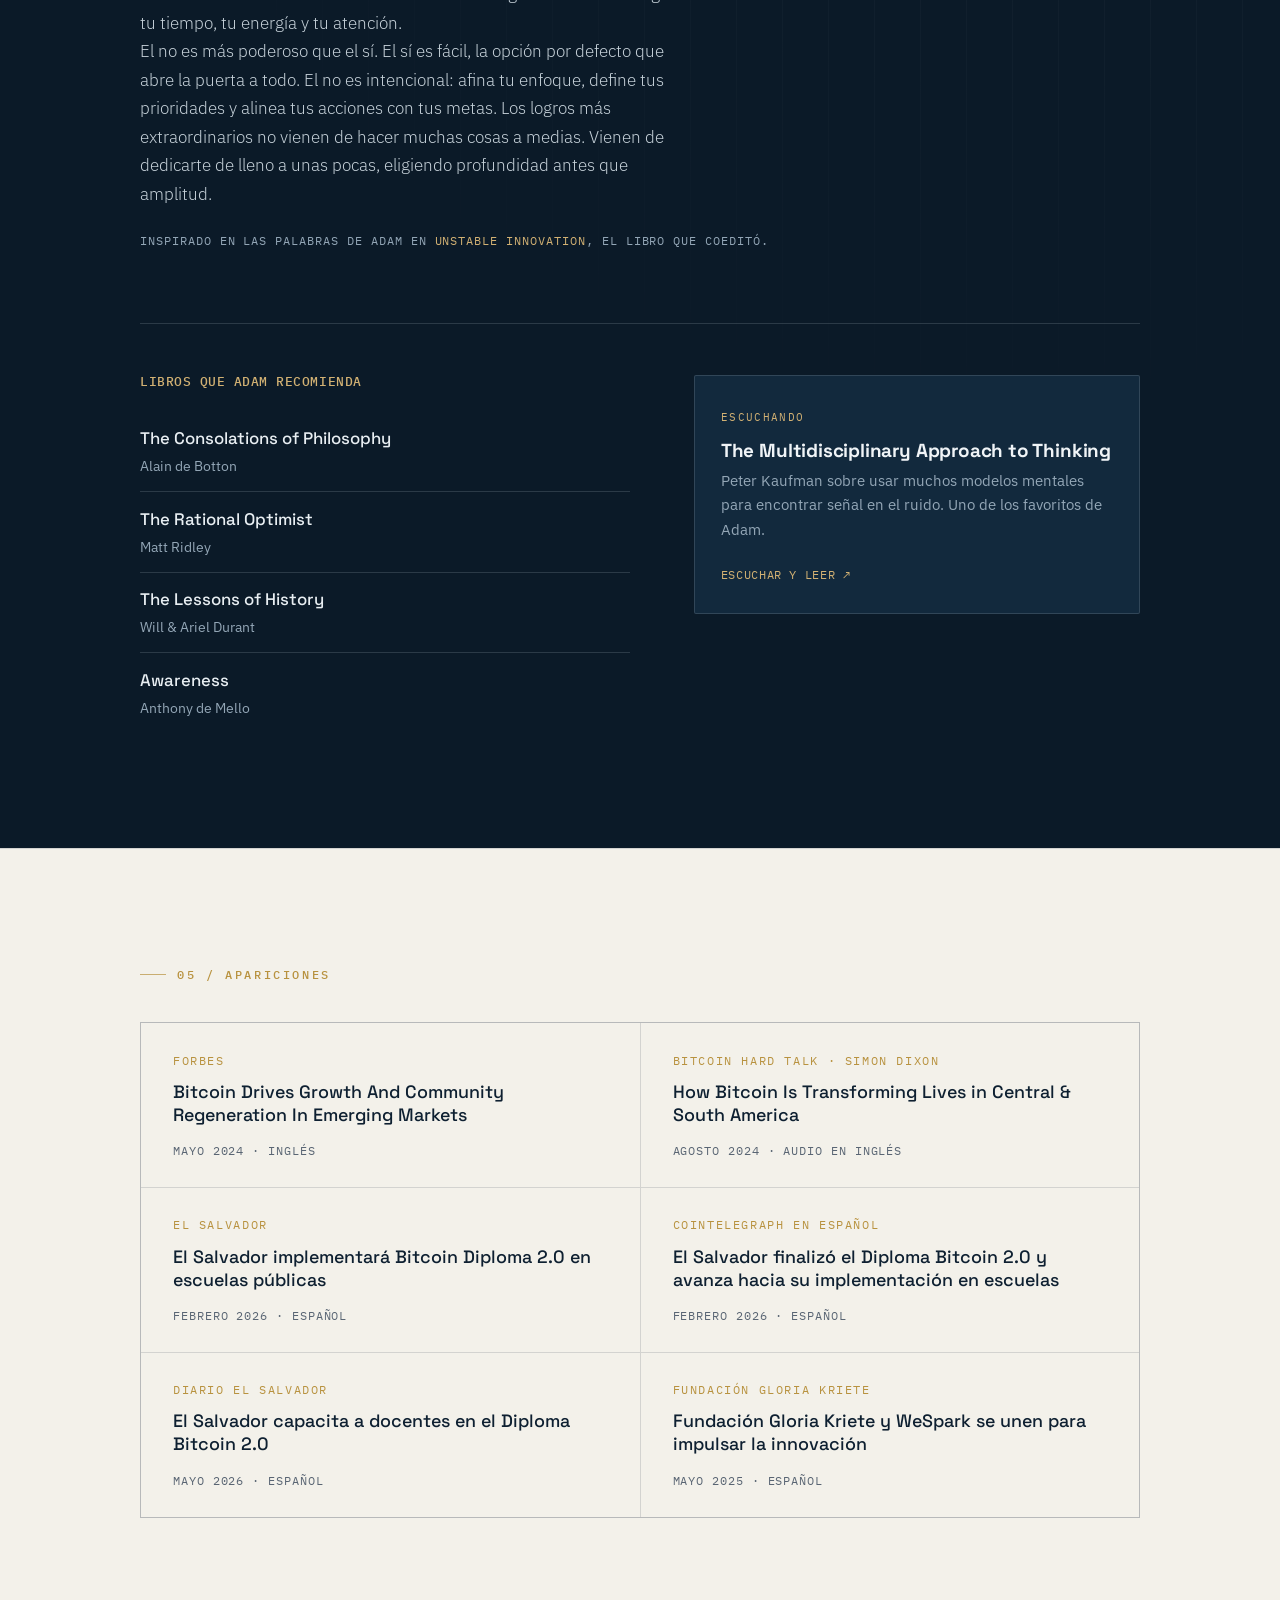
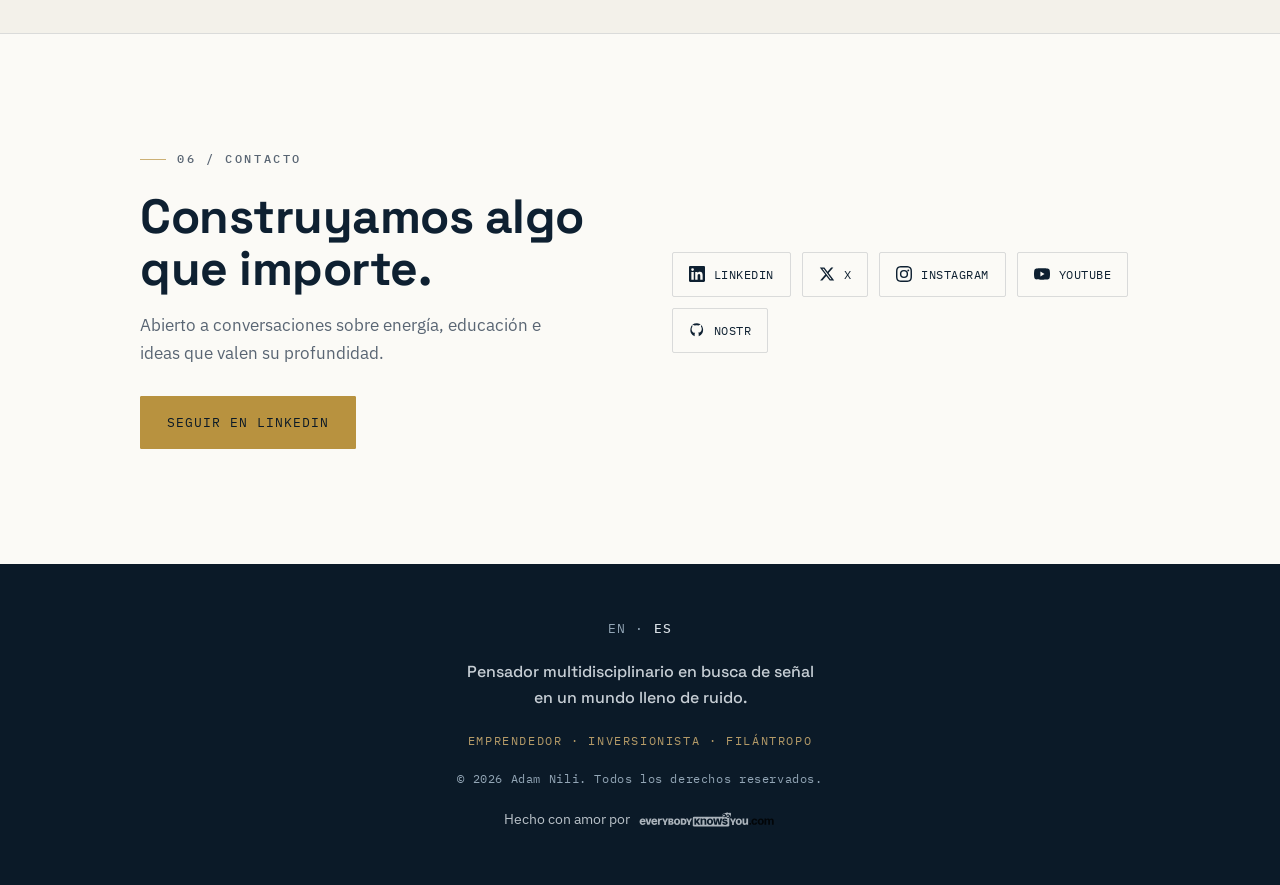
<file: es/index.html>
<!DOCTYPE html>
<html lang="es">
<head>
<meta charset="UTF-8">
<meta name="viewport" content="width=device-width, initial-scale=1.0">
<script>document.documentElement.classList.add('js');</script>
<title>Adam Nili · Pensador multidisciplinario. Energía, Capital, Educación.</title>
<meta name="description" content="Adam Nili es un emprendedor de toda la vida que trabaja donde se encuentran la energía, las finanzas y la educación. Cofundador de Autoridad Panandina, CEO de Methodos Global y cofundador de WeSpark, ayudando a las personas a ser autosoberanas mediante el emprendimiento, la libertad financiera y la salud.">
<meta name="keywords" content="Adam Nili, emprendedor, Autoridad Panandina, Methodos Global, WeSpark, infraestructura energética, educación financiera, libertad financiera, autosoberanía, mercados emergentes, El Salvador, Medellín, Colombia">

<link rel="canonical" href="https://adamnili.com/es/">
<link rel="alternate" hreflang="en" href="https://adamnili.com/">
<link rel="alternate" hreflang="es" href="https://adamnili.com/es/">
<link rel="alternate" hreflang="es-SV" href="https://adamnili.com/es/">
<link rel="alternate" hreflang="x-default" href="https://adamnili.com/">

<meta property="og:title" content="Adam Nili · Pensador multidisciplinario. Energía, Capital, Educación.">
<meta property="og:description" content="Un emprendedor de toda la vida que trabaja donde se encuentran la energía, las finanzas y la educación. Ayudando a las personas a ser autosoberanas.">
<meta property="og:type" content="profile">
<meta property="og:url" content="https://adamnili.com/es/">
<meta property="og:image" content="https://adamnili.com/assets/images/social-share/adam-nili-share.jpg">
<meta property="og:image:width" content="1200">
<meta property="og:image:height" content="630">
<meta property="og:image:alt" content="Adam Nili · Pensador multidisciplinario, constructor y asesor">
<meta property="og:site_name" content="Adam Nili">
<meta property="og:locale" content="es_SV">
<meta property="og:locale:alternate" content="en_US">

<meta name="twitter:card" content="summary_large_image">
<meta name="twitter:site" content="@adam_nili">
<meta name="twitter:creator" content="@adam_nili">
<meta name="twitter:title" content="Adam Nili · Pensador multidisciplinario. Energía, Capital, Educación.">
<meta name="twitter:description" content="Un emprendedor de toda la vida que trabaja donde se encuentran la energía, las finanzas y la educación.">
<meta name="twitter:image" content="https://adamnili.com/assets/images/social-share/adam-nili-share.jpg">

<meta name="robots" content="index, follow, max-image-preview:large, max-snippet:-1, max-video-preview:-1">
<meta name="author" content="Adam Nili">
<meta name="theme-color" content="#0b1a28">
<meta name="geo.region" content="SV">
<meta name="geo.placename" content="El Salvador">
<meta http-equiv="content-language" content="es">

<link rel="icon" href="../favicon.ico" sizes="any">
<link rel="icon" type="image/png" sizes="32x32" href="../favicon-32x32.png">
<link rel="icon" type="image/png" sizes="16x16" href="../favicon-16x16.png">
<link rel="apple-touch-icon" sizes="180x180" href="../apple-touch-icon.png">
<link rel="manifest" href="../site.webmanifest">

<link rel="alternate" type="text/plain" title="llms.txt" href="https://adamnili.com/llms.txt">

<link rel="preload" as="image" href="../assets/images/hero/adam-nili-portrait.webp" type="image/webp">

<link rel="preconnect" href="https://fonts.googleapis.com">
<link rel="preconnect" href="https://fonts.gstatic.com" crossorigin>
<link rel="preload" as="style" href="https://fonts.googleapis.com/css2?family=IBM+Plex+Mono:wght@400;500&family=IBM+Plex+Sans:wght@400;500;600&family=Space+Grotesk:wght@500;700&display=swap">
<link rel="stylesheet" href="https://fonts.googleapis.com/css2?family=IBM+Plex+Mono:wght@400;500&family=IBM+Plex+Sans:wght@400;500;600&family=Space+Grotesk:wght@500;700&display=swap" media="print" onload="this.media='all'">
<noscript><link rel="stylesheet" href="https://fonts.googleapis.com/css2?family=IBM+Plex+Mono:wght@400;500&family=IBM+Plex+Sans:wght@400;500;600&family=Space+Grotesk:wght@500;700&display=swap"></noscript>

<link rel="stylesheet" href="../assets/css/tokens.css">
<link rel="stylesheet" href="../assets/css/styles.css">

<script type="application/ld+json">
{
  "@context": "https://schema.org",
  "@type": "Person",
  "name": "Adam Nili",
  "jobTitle": "Emprendedor, Cofundador de Autoridad Panandina, CEO de Methodos Global",
  "worksFor": [
    {"@type":"Organization","name":"Autoridad Panandina","url":"https://panandina.org"},
    {"@type":"Organization","name":"Methodos Global","url":"https://methodosglobal.com"},
    {"@type":"Organization","name":"WeSpark","url":"https://wespark.io"}
  ],
  "nationality": "Argentina",
  "url": "https://adamnili.com/es/",
  "image": "https://adamnili.com/assets/images/hero/adam-nili-portrait.webp",
  "sameAs": [
    "https://www.linkedin.com/in/adam-nili/",
    "https://x.com/adam_nili",
    "https://www.instagram.com/itsadamnili",
    "https://www.youtube.com/c/adamnili",
    "https://primal.net/p/npub18rtjz55wndqwlmgzpjjl9nr9msutvymc08znv2s0a9r5gk53cwjstc8a7u"
  ],
  "knowsAbout": ["Infraestructura energética","Educación financiera","Emprendimiento","Mercados emergentes","Educación","Autosoberanía"],
  "knowsLanguage": ["es","en"],
  "address": {"@type":"PostalAddress","addressCountry":"SV","addressLocality":"San Salvador"}
}
</script>
<script type="application/ld+json">
{
  "@context": "https://schema.org",
  "@type": "FAQPage",
  "@id": "https://adamnili.com/es/#faq",
  "mainEntity": [
    {"@type":"Question","name":"¿Quién es Adam Nili?",
     "acceptedAnswer":{"@type":"Answer","text":"Adam Nili es un emprendedor de toda la vida que ha construido y asesorado empresas en América Latina. Trabaja donde se encuentran la energía, las finanzas y la educación, y se enfoca en ayudar a las personas a ser autosoberanas."}},
    {"@type":"Question","name":"¿En qué trabaja Adam Nili?",
     "acceptedAnswer":{"@type":"Answer","text":"Es cofundador y Jefe de Gabinete en Autoridad Panandina, una empresa de infraestructura energética; CEO y Socio Fundador en Methodos Global, una firma de asesoría y venture studio; y cofundador de WeSpark, una agencia de innovación y educación."}},
    {"@type":"Question","name":"¿Qué le importa a Adam Nili?",
     "acceptedAnswer":{"@type":"Answer","text":"Adam trabaja para empoderar a las personas con una mentalidad emprendedora, libertad y educación financiera, y salud, unidas por una filosofía práctica de enfoque y autosoberanía."}},
    {"@type":"Question","name":"¿Dónde radica Adam Nili?",
     "acceptedAnswer":{"@type":"Answer","text":"Radica entre Medellín, Colombia y El Salvador, y trabaja en mercados emergentes."}}
  ]
}
</script>
</head>
<body>

<header class="site-header">
  <div class="wrap">
    <a class="brandmark" href="index.html">Adam<span>.</span>Nili</a>
    <div class="lang"><a href="../index.html">EN</a> · <span class="active">ES</span></div>
  </div>
</header>

<main>

  <!-- HERO -->
  <section class="hero" id="top">
    <div class="wrap">
      <div class="hero-copy">
        <p class="hero-kicker">Energía &nbsp;·&nbsp; Capital &nbsp;·&nbsp; Educación</p>
        <h1>Adam Nili</h1>
        <p class="hero-tag">Pensador multidisciplinario en busca de señal en un mundo lleno de ruido.</p>
        <div class="hero-cta">
          <a class="btn btn--solid" href="#contact">Conversemos
            <svg viewBox="0 0 24 24" fill="none" stroke="currentColor" stroke-width="2"><path d="M5 12h14M13 6l6 6-6 6"/></svg></a>
          <a class="btn" href="#ventures">Ver su trabajo</a>
        </div>
      </div>
      <figure class="hero-figure reveal">
        <img src="../assets/images/hero/adam-nili-portrait.webp" width="1200" height="1500"
             alt="Retrato de Adam Nili" fetchpriority="high">
      </figure>
    </div>
  </section>

  <!-- ABOUT -->
  <section class="section about" id="about">
    <div class="wrap about-grid">
      <figure class="about-figure reveal">
        <img src="../assets/images/gallery/adam-nili-roundtable.webp" width="1600" height="1067"
             alt="Adam Nili" loading="lazy">
        <figcaption>Medellín · El Salvador</figcaption>
      </figure>
      <div class="about-copy reveal">
        <p class="eyebrow">01 / Acerca</p>
        <p class="lede">Adam Nili es un emprendedor, inversionista y filántropo de toda la vida. Ha construido y asesorado empresas en Estados Unidos, Argentina, Colombia, Puerto Rico y El Salvador, y ha liderado equipos en 29 países más. Hoy su trabajo se ubica donde se encuentran la energía, el capital y la educación.</p>
        <div class="about-pillars">
          <div class="about-pill">
            <span class="api"><svg viewBox="0 0 24 24" fill="none" stroke="currentColor" stroke-width="1.6" stroke-linecap="round" stroke-linejoin="round"><path d="M13 2 3 14h9l-1 8 10-12h-9l1-8z"/></svg></span>
            <div><h4>Energía</h4><p>La infraestructura física sobre la que corre una economía digital. A través de Autoridad Panandina, Adam desarrolla proyectos de energía verticalmente integrados para alimentar cómputo a gran escala en regiones de energía abundante.</p></div>
          </div>
          <div class="about-pill">
            <span class="api"><svg viewBox="0 0 24 24" fill="none" stroke="currentColor" stroke-width="1.6" stroke-linecap="round" stroke-linejoin="round"><circle cx="12" cy="12" r="9.5"/><path d="M9.6 7.5v9M9.6 7.5h3.4a2.3 2.3 0 0 1 0 4.6H9.6m0 0h4a2.3 2.3 0 0 1 0 4.6H9.6M11.6 6v1.5M11.6 16.5V18M14 6v1.5M14 16.5V18"/></svg></span>
            <div><h4>Capital</h4><p>Asesoría e inversión que ayudan a las buenas ideas a escalar. A través de Methodos Global, una firma de asesoría y venture studio, Adam guía la estrategia institucional, la excelencia operativa y la creación de valor a largo plazo en mercados emergentes.</p></div>
          </div>
          <div class="about-pill">
            <span class="api"><svg viewBox="0 0 24 24" fill="none" stroke="currentColor" stroke-width="1.6" stroke-linecap="round" stroke-linejoin="round"><path d="M22 9.5 12 5 2 9.5l10 4.5 10-4.5z"/><path d="M6 11.5V17c0 1.1 2.7 2.5 6 2.5s6-1.4 6-2.5v-5.5"/><path d="M22 9.5V15"/></svg></span>
            <div><h4>Educación</h4><p>La alfabetización que permite a las personas ponerlo todo en práctica y ser autosoberanas. A través de WeSpark, Adam convierte ideas complejas en aprendizaje simple y visual, desde el diseño de productos con IA hasta el Diploma Bitcoin 2.0, el programa nacional de educación financiera de El Salvador.</p></div>
          </div>
        </div>
        <p class="muted">Su manera de construir es simple a propósito. Un negocio es en realidad solo producto y distribución: lo que haces y hasta dónde llega. Profundiza en el producto y luego avanza con velocidad y amplía su superficie de contacto, apareciendo en más lugares hasta que el trabajo sea difícil de ignorar.</p>
        <p class="signoff">Radicado entre Medellín y El Salvador.</p>
      </div>
    </div>
  </section>

  <!-- VENTURES -->
  <section class="section ventures" id="ventures">
    <div class="wrap">
      <div class="reveal">
        <p class="eyebrow">02 / Proyectos</p>
        <h2 style="font-size:clamp(1.9rem,4vw,2.7rem);max-width:20ch">Construyendo la infraestructura para la autosoberanía.</h2>
      </div>
      <div class="venture-grid">
        <a class="venture venture--lead reveal" href="https://panandina.org" target="_blank" rel="noopener">
          <img class="venture-logo venture-logo--sq" src="../assets/images/logos/panandina.webp" alt="Autoridad Panandina logo" loading="lazy">
          <span class="venture-role">Cofundador y Jefe de Gabinete</span>
          <h3>Autoridad Panandina</h3>
          <p>Infraestructura energética para potenciar cómputo a gran escala en regiones de energía abundante.</p>
          <p class="venture-backers">Respaldada por Ribbit, USV, CIV, Kaszek, Actions y Not Boring.</p>
          <span class="venture-link">panandina.org</span>
        </a>
        <a class="venture reveal" href="https://methodosglobal.com" target="_blank" rel="noopener">
          <img class="venture-logo" src="../assets/images/logos/methodos.webp" alt="Methodos Global logo" loading="lazy">
          <span class="venture-role">CEO y Socio Fundador</span>
          <h3>Methodos Global</h3>
          <p>Asesoría estratégica y venture studio para mercados frontera y emergentes, donde se encuentran las finanzas, la política y la tecnología.</p>
          <span class="venture-link">methodosglobal.com</span>
        </a>
        <a class="venture reveal" href="https://wespark.io" target="_blank" rel="noopener">
          <img class="venture-logo" src="../assets/images/logos/wespark.webp" alt="WeSpark logo" loading="lazy">
          <span class="venture-role">Cofundador y CSO</span>
          <h3>WeSpark</h3>
          <p>Una agencia de innovación que ayuda a instituciones a crecer mediante diseño de productos con IA, formación y educación.</p>
          <span class="venture-link">wespark.io</span>
        </a>
      </div>
    </div>
  </section>

  <!-- PILLARS -->
  <section class="section pillars" id="ideas">
    <div class="wrap">
      <div class="pillars-head reveal">
        <p class="eyebrow">03 / En lo que cree</p>
        <h2>Ayudar a las personas a ser autosoberanas.</h2>
        <p class="muted">Adam celebra a quienes piensan por sí mismos, cuestionan sistemas que no se construyeron a su favor y eligen escribir nuevas reglas. Tres tipos de alfabetización hacen posible esa independencia.</p>
      </div>
      <div class="pillar-grid reveal">
        <div class="pillar">
          <span class="pillar-n">01</span>
          <div class="pillar-ico">
            <svg viewBox="0 0 32 32" fill="none" stroke="currentColor" stroke-width="1.5" stroke-linecap="round" stroke-linejoin="round">
              <circle cx="16" cy="16" r="12"/><path d="M16 4v4M16 24v4M4 16h4M24 16h4"/><path d="M16 16l6-6-4 8-8 4 6-6z"/></svg>
          </div>
          <h3>Mentalidad Emprendedora</h3>
          <p>Ver oportunidades, tomar responsabilidad y construir en lugar de esperar permiso.</p>
        </div>
        <div class="pillar">
          <span class="pillar-n">02</span>
          <div class="pillar-ico">
            <svg viewBox="0 0 32 32" fill="none" stroke="currentColor" stroke-width="1.5" stroke-linecap="round" stroke-linejoin="round">
              <circle cx="16" cy="16" r="12.5"/><path d="M12.6 10v12M12.6 10h4.6a3.1 3.1 0 0 1 0 6.2h-4.6m0 0h5.2a3.1 3.1 0 0 1 0 6.2h-5.2M15.4 8v2M15.4 22v2M18.2 8v2M18.2 22v2"/></svg>
          </div>
          <h3>Libertad y Educación Financiera</h3>
          <p>Entender el dinero y los incentivos sanos, para sostenerte por ti mismo y permanecer libre.</p>
        </div>
        <div class="pillar">
          <span class="pillar-n">03</span>
          <div class="pillar-ico">
            <svg viewBox="0 0 32 32" fill="none" stroke="currentColor" stroke-width="1.5" stroke-linecap="round" stroke-linejoin="round">
              <path d="M4 17h5l2.5-6 4 11 2.5-5h6"/><path d="M16 27C9 22 4 18 4 12.5 4 8.9 6.9 6 10.5 6 13 6 14.8 7.3 16 9c1.2-1.7 3-3 5.5-3C25.1 6 28 8.9 28 12.5"/></svg>
          </div>
          <h3>Salud y Bienestar</h3>
          <p>Cuidar el cuerpo y la mente de los que todo lo demás depende. Una vida en calma se construye aquí.</p>
        </div>
      </div>
    </div>
  </section>

  <!-- MOMENT -->
  <section class="moment reveal" aria-label="Adam Nili en el escenario">
    <img src="../assets/images/gallery/adam-nili-sovai-summit.webp" width="1800" height="1200"
         alt="Adam Nili hablando en la SovAI Summit" loading="lazy">
    <figcaption>En el escenario de la SovAI Summit</figcaption>
  </section>

  <!-- PHILOSOPHY -->
  <section class="section philosophy" id="philosophy">
    <div class="wrap">
      <p class="eyebrow reveal">04 / Filosofía</p>
      <p class="pullquote reveal">Puedes tener <span class="accent">cualquier cosa</span> que quieras en la vida. Lo que no puedes es tenerlo <span class="accent">todo</span>.</p>
      <p class="pullquote-sub reveal">Para lograr resultados excelentes necesitas enfoque, y una de las herramientas más poderosas para el enfoque es la capacidad de decir no. Decir no no es solo rechazar una oferta. Es elegir hacia dónde diriges tu tiempo, tu energía y tu atención.</p>
      <p class="pullquote-sub reveal">El no es más poderoso que el sí. El sí es fácil, la opción por defecto que abre la puerta a todo. El no es intencional: afina tu enfoque, define tus prioridades y alinea tus acciones con tus metas. Los logros más extraordinarios no vienen de hacer muchas cosas a medias. Vienen de dedicarte de lleno a unas pocas, eligiendo profundidad antes que amplitud.</p>
      <p class="quote-credit reveal">Inspirado en las palabras de Adam en <a href="https://unstableinnovation.com" target="_blank" rel="noopener">Unstable Innovation</a>, el libro que coeditó.</p>

      <div class="influences">
        <div class="reveal">
          <h3>Libros que Adam recomienda</h3>
          <ul class="booklist">
            <li><a href="https://www.amazon.com/Consolations-Philosophy-Alain-Botton/dp/0679779175/" target="_blank" rel="noopener">
              <span class="book-t">The Consolations of Philosophy</span><span class="book-a">Alain de Botton</span></a></li>
            <li><a href="https://www.amazon.com/Rational-Optimist-How-Prosperity-Evolves/dp/0007267126/" target="_blank" rel="noopener">
              <span class="book-t">The Rational Optimist</span><span class="book-a">Matt Ridley</span></a></li>
            <li><a href="https://www.amazon.com/Lessons-History-Will-Durant/dp/143914995X/" target="_blank" rel="noopener">
              <span class="book-t">The Lessons of History</span><span class="book-a">Will &amp; Ariel Durant</span></a></li>
            <li><a href="https://www.amazon.com/Awareness-Opportunities-Reality-Anthony-Mello/dp/0385249373/" target="_blank" rel="noopener">
              <span class="book-t">Awareness</span><span class="book-a">Anthony de Mello</span></a></li>
          </ul>
        </div>
        <div class="podcard reveal">
          <span class="tag">Escuchando</span>
          <h4>The Multidisciplinary Approach to Thinking</h4>
          <p>Peter Kaufman sobre usar muchos modelos mentales para encontrar señal en el ruido. Uno de los favoritos de Adam.</p>
          <a href="https://fs.blog/great-talks/multidisciplinary-approach-thinking-peter-kaufman/" target="_blank" rel="noopener">Escuchar y leer &#8599;</a>
        </div>
      </div>
    </div>
  </section>

  <!-- APARICIONES -->
  <section class="section press" id="press">
    <div class="wrap">
      <div class="press-head reveal">
        <p class="eyebrow">05 / Apariciones</p>
      </div>
      <div class="press-grid reveal">
        <a class="press-item" href="https://www.forbes.com/sites/digital-assets/2024/05/02/bitcoin-drives-growth-and-community-regeneration-in-emerging-markets/" target="_blank" rel="noopener">
          <span class="press-outlet">Forbes</span>
          <span class="press-title">Bitcoin Drives Growth And Community Regeneration In Emerging Markets</span>
          <span class="press-meta">Mayo 2024 · Inglés</span>
        </a>
        <a class="press-item" href="https://www.simondixon.com/blog/adam-nili" target="_blank" rel="noopener">
          <span class="press-outlet">Bitcoin Hard Talk · Simon Dixon</span>
          <span class="press-title">How Bitcoin Is Transforming Lives in Central &amp; South America</span>
          <span class="press-meta">Agosto 2024 · Audio en inglés</span>
        </a>
        <a class="press-item" href="https://www.elsalvador.com/dinero-y-negocios/finanzas-personales/bitcoin-educacion-finanzas/1263965/2026/" target="_blank" rel="noopener">
          <span class="press-outlet">El Salvador</span>
          <span class="press-title">El Salvador implementará Bitcoin Diploma 2.0 en escuelas públicas</span>
          <span class="press-meta">Febrero 2026 · Español</span>
        </a>
        <a class="press-item" href="https://cointelegraph.es/news/el-salvador-finalizo-el-diploma-bitcoin-2-0-y-avanza-hacia-su-implementacion-en-escuelas" target="_blank" rel="noopener">
          <span class="press-outlet">Cointelegraph en Español</span>
          <span class="press-title">El Salvador finalizó el Diploma Bitcoin 2.0 y avanza hacia su implementación en escuelas</span>
          <span class="press-meta">Febrero 2026 · Español</span>
        </a>
        <a class="press-item" href="https://diarioelsalvador.com/dedinero/el-salvador-capacita-esta-semana-a-docentes-en-el-diploma-bitcoin-2-0/789294" target="_blank" rel="noopener">
          <span class="press-outlet">Diario El Salvador</span>
          <span class="press-title">El Salvador capacita a docentes en el Diploma Bitcoin 2.0</span>
          <span class="press-meta">Mayo 2026 · Español</span>
        </a>
        <a class="press-item" href="https://fundaciongloriakriete.org/fundacion-gloria-kriete-y-wespark-se-unen-para-impulsar-la-innovacion-en-el-salvador/" target="_blank" rel="noopener">
          <span class="press-outlet">Fundación Gloria Kriete</span>
          <span class="press-title">Fundación Gloria Kriete y WeSpark se unen para impulsar la innovación</span>
          <span class="press-meta">Mayo 2025 · Español</span>
        </a>
      </div>
    </div>
  </section>

  <!-- CONTACTO -->
  <section class="section contact" id="contact">
    <div class="wrap contact-grid">
      <div class="reveal">
        <p class="eyebrow">06 / Contacto</p>
        <h2>Construyamos algo que importe.</h2>
        <p>Abierto a conversaciones sobre energía, educación e ideas que valen su profundidad.</p>
        <div class="hero-cta" style="margin-top:1.8rem">
          <a class="btn btn--solid" href="https://www.linkedin.com/in/adam-nili/" target="_blank" rel="noopener">Seguir en LinkedIn</a>
        </div>
      </div>
      <div class="reveal">
        <div class="socials">
          <a class="social" href="https://www.linkedin.com/in/adam-nili/" target="_blank" rel="noopener" aria-label="LinkedIn">
            <svg viewBox="0 0 24 24"><path d="M20.45 20.45h-3.56v-5.57c0-1.33-.02-3.04-1.85-3.04-1.85 0-2.13 1.45-2.13 2.94v5.67H9.35V9h3.41v1.56h.05c.48-.9 1.63-1.85 3.36-1.85 3.6 0 4.27 2.37 4.27 5.45v6.29zM5.34 7.43a2.06 2.06 0 1 1 0-4.13 2.06 2.06 0 0 1 0 4.13zM7.12 20.45H3.56V9h3.56v11.45zM22.22 0H1.77C.79 0 0 .77 0 1.72v20.55C0 23.23.79 24 1.77 24h20.45c.98 0 1.78-.77 1.78-1.73V1.72C24 .77 23.2 0 22.22 0z"/></svg>
            LinkedIn</a>
          <a class="social" href="https://x.com/adam_nili" target="_blank" rel="noopener" aria-label="X">
            <svg viewBox="0 0 24 24"><path d="M18.24 2.25h3.31l-7.23 8.26 8.51 11.24h-6.66l-5.22-6.82-5.97 6.82H1.66l7.73-8.84L1.23 2.25h6.83l4.71 6.23 5.47-6.23zm-1.16 17.52h1.83L7.01 4.13H5.05l12.03 15.64z"/></svg>
            X</a>
          <a class="social" href="https://www.instagram.com/itsadamnili" target="_blank" rel="noopener" aria-label="Instagram">
            <svg viewBox="0 0 24 24"><path d="M12 2.16c3.2 0 3.58.01 4.85.07 1.17.05 1.8.25 2.23.41.56.22.96.48 1.38.9.42.42.68.82.9 1.38.16.42.36 1.06.41 2.23.06 1.27.07 1.65.07 4.85s-.01 3.58-.07 4.85c-.05 1.17-.25 1.8-.41 2.23-.22.56-.48.96-.9 1.38-.42.42-.82.68-1.38.9-.42.16-1.06.36-2.23.41-1.27.06-1.65.07-4.85.07s-3.58-.01-4.85-.07c-1.17-.05-1.8-.25-2.23-.41a3.7 3.7 0 0 1-1.38-.9 3.7 3.7 0 0 1-.9-1.38c-.16-.42-.36-1.06-.41-2.23C2.17 15.58 2.16 15.2 2.16 12s.01-3.58.07-4.85c.05-1.17.25-1.8.41-2.23.22-.56.48-.96.9-1.38.42-.42.82-.68 1.38-.9.42-.16 1.06-.36 2.23-.41C8.42 2.17 8.8 2.16 12 2.16zM12 0C8.74 0 8.33.01 7.05.07 5.78.13 4.9.33 4.14.63c-.79.31-1.46.72-2.12 1.38C1.36 2.67.95 3.34.64 4.13c-.3.76-.5 1.64-.56 2.91C.01 8.33 0 8.74 0 12s.01 3.67.07 4.95c.06 1.27.26 2.15.56 2.91.31.79.72 1.46 1.38 2.12.66.66 1.33 1.07 2.12 1.38.76.3 1.64.5 2.91.56C8.33 23.99 8.74 24 12 24s3.67-.01 4.95-.07c1.27-.06 2.15-.26 2.91-.56a5.86 5.86 0 0 0 2.12-1.38c.66-.66 1.07-1.33 1.38-2.12.3-.76.5-1.64.56-2.91.06-1.28.07-1.69.07-4.95s-.01-3.67-.07-4.95c-.06-1.27-.26-2.15-.56-2.91a5.86 5.86 0 0 0-1.38-2.12A5.86 5.86 0 0 0 19.87.63c-.76-.3-1.64-.5-2.91-.56C15.67.01 15.26 0 12 0zm0 5.84a6.16 6.16 0 1 0 0 12.32 6.16 6.16 0 0 0 0-12.32zM12 16a4 4 0 1 1 0-8 4 4 0 0 1 0 8zm6.41-10.85a1.44 1.44 0 1 0 0 2.88 1.44 1.44 0 0 0 0-2.88z"/></svg>
            Instagram</a>
          <a class="social" href="https://www.youtube.com/c/adamnili" target="_blank" rel="noopener" aria-label="YouTube">
            <svg viewBox="0 0 24 24"><path d="M23.5 6.2a3 3 0 0 0-2.1-2.1C19.5 3.5 12 3.5 12 3.5s-7.5 0-9.4.6A3 3 0 0 0 .5 6.2 31 31 0 0 0 0 12a31 31 0 0 0 .5 5.8 3 3 0 0 0 2.1 2.1c1.9.6 9.4.6 9.4.6s7.5 0 9.4-.6a3 3 0 0 0 2.1-2.1A31 31 0 0 0 24 12a31 31 0 0 0-.5-5.8zM9.6 15.6V8.4l6.2 3.6-6.2 3.6z"/></svg>
            YouTube</a>
          <a class="social" href="https://primal.net/p/npub18rtjz55wndqwlmgzpjjl9nr9msutvymc08znv2s0a9r5gk53cwjstc8a7u" target="_blank" rel="noopener" aria-label="Nostr">
            <svg viewBox="0 0 24 24"><path d="M12 2a10 10 0 0 0-3.5 19.37V18.3c0-.86.27-1.55.8-2.06-2.62-.3-5.37-1.31-5.37-5.85 0-1.29.46-2.35 1.22-3.18-.12-.3-.53-1.5.12-3.14 0 0 1-.32 3.28 1.21a11.3 11.3 0 0 1 5.96 0C16.8 3.42 17.8 3.74 17.8 3.74c.65 1.64.24 2.84.12 3.14.76.83 1.22 1.89 1.22 3.18 0 4.55-2.76 5.55-5.39 5.84.42.37.8 1.1.8 2.21v3.27A10 10 0 0 0 12 2z"/></svg>
            Nostr</a>
        </div>
      </div>
    </div>
  </section>

</main>

<footer class="site-footer">
  <div class="wrap">
    <div class="lang"><a href="../index.html">EN</a> · <span class="active">ES</span></div>
    <p class="foot-tag">Pensador multidisciplinario en busca de señal en un mundo lleno de ruido.</p>
    <p class="foot-note">Emprendedor · Inversionista · Filántropo</p>
    <p class="foot-copy">© <span data-year>2026</span> Adam Nili. Todos los derechos reservados.</p>
    <a class="eky-credit" href="https://everybodyknowsyou.com" target="_blank" rel="noopener" aria-label="Hecho con amor por everybodyknowsyou.com">
      <span class="eky-credit__text">Hecho con amor por</span>
      <img class="eky-logo" src="../assets/eky-credit-footer.svg" alt="everybodyknowsyou.com" width="190" height="24">
    </a>
  </div>
</footer>

<script src="../assets/js/main.js" defer></script>
</body>
</html>
</file>
<file: assets/css/tokens.css>
/* assets/css/tokens.css — colors + fonts ONLY. The one file to edit to re-skin. */
:root{
  /* Brand palette — industrial, calm: deep navy ink + brass gold on warm paper */
  --bg:        #f3f1ea;   /* page background (warm blueprint paper) */
  --ink:       #0e2031;   /* main text on light */
  --navy:      #0b1a28;   /* darkest — hero / dark sections */
  --navy-2:    #12293d;   /* raised dark surface */
  --gold:      #b8923f;   /* primary accent / links / rules (muted brass) */
  --gold-soft: #d2b173;   /* lighter gold for accents on dark */
  --muted:     #596573;   /* secondary text on light */
  --muted-dark:#93a6b6;   /* secondary text on dark */
  --surface:   #fbfaf6;   /* cards / alt panels on light */
  --line:      rgba(14,32,49,.14);   /* hairline on light */
  --line-dark: rgba(210,220,228,.16);/* hairline on dark */

  /* Footer credit colors (read by the EKY credit logo — see footer-credit.md) */
  --footer-bg: var(--navy);
  --footer-fg: #d7dee4;

  /* Fonts */
  --font-display: 'Space Grotesk', system-ui, sans-serif;
  --font-body:    'IBM Plex Sans', system-ui, sans-serif;
  --font-mono:    'IBM Plex Mono', ui-monospace, monospace;

  /* Layout */
  --max: 1080px;
}
</file>
<file: assets/css/styles.css>
/* assets/css/styles.css - references tokens.css, no raw hex. Industrial / calm. */

/* ---------- reset ---------- */
*{margin:0;padding:0;box-sizing:border-box}
html{scroll-behavior:smooth;-webkit-text-size-adjust:100%}
body{
  font-family:var(--font-body);color:var(--ink);background:var(--bg);
  line-height:1.65;font-size:17px;font-weight:400;
  -webkit-font-smoothing:antialiased;text-rendering:optimizeLegibility;
  overflow-x:hidden;
}
img{max-width:100%;display:block}
a{color:var(--gold);text-decoration:none;transition:color .2s,opacity .2s}
a:hover{color:var(--ink)}
h1,h2,h3,h4{font-family:var(--font-display);line-height:1.08;font-weight:700;letter-spacing:-.01em;color:var(--ink)}
::selection{background:var(--gold);color:var(--navy)}

.wrap{max-width:var(--max);margin:0 auto;padding:0 clamp(1.25rem,5vw,2.5rem)}
.section{padding:clamp(4rem,9vw,7.5rem) 0}

/* ---------- shared bits ---------- */
.eyebrow{
  font-family:var(--font-mono);font-size:.74rem;font-weight:500;
  letter-spacing:.22em;text-transform:uppercase;color:var(--gold);
  display:flex;align-items:center;gap:.7rem;margin-bottom:1.4rem;
}
.eyebrow::before{content:"";width:26px;height:1px;background:var(--gold);opacity:.7}
.lede{font-size:clamp(1.15rem,2.3vw,1.45rem);line-height:1.5;color:var(--ink);font-weight:400}
.muted{color:var(--muted)}
.btn{
  display:inline-flex;align-items:center;gap:.6rem;
  font-family:var(--font-mono);font-size:.82rem;letter-spacing:.08em;text-transform:uppercase;
  padding:.92rem 1.6rem;border:1px solid var(--gold);color:var(--gold);
  border-radius:1px;background:transparent;transition:all .25s;cursor:pointer;
}
.btn:hover{background:var(--gold);color:var(--navy)}
.btn--solid{background:var(--gold);color:var(--navy)}
.btn--solid:hover{background:transparent;color:var(--gold)}
.btn svg{width:15px;height:15px}

/* reveal: intentionally a no-op. Content is always fully visible, with no
   dependency on JavaScript or CSS animation, so it can never be left hidden. */
.reveal{opacity:1;transform:none}

/* ---------- header ---------- */
.site-header{
  position:sticky;top:0;z-index:50;
  background:color-mix(in srgb, var(--bg) 86%, transparent);
  backdrop-filter:blur(10px);border-bottom:1px solid var(--line);
}
.site-header .wrap{display:flex;align-items:center;justify-content:space-between;height:62px}
.brandmark{font-family:var(--font-display);font-weight:700;font-size:1.02rem;letter-spacing:.01em;color:var(--ink)}
.brandmark span{color:var(--gold)}
.lang{font-family:var(--font-mono);font-size:.8rem;letter-spacing:.08em;color:var(--muted)}
.lang a{color:var(--muted)}.lang a:hover{color:var(--gold)}
.lang .active{color:var(--ink);font-weight:500}

/* ---------- hero ---------- */
.hero{position:relative;background:var(--navy);color:#eef2f5;overflow:hidden}
.hero::before{
  content:"";position:absolute;inset:0;
  background-image:linear-gradient(var(--line-dark) 1px,transparent 1px),
                   linear-gradient(90deg,var(--line-dark) 1px,transparent 1px);
  background-size:46px 46px;opacity:.5;
  -webkit-mask-image:radial-gradient(120% 90% at 30% 20%,#000 30%,transparent 78%);
          mask-image:radial-gradient(120% 90% at 30% 20%,#000 30%,transparent 78%);
}
.hero .wrap{position:relative;display:grid;grid-template-columns:1.15fr .85fr;gap:clamp(2rem,5vw,4.5rem);
  align-items:center;min-height:min(86vh,760px);padding-top:clamp(3rem,7vw,5rem);padding-bottom:clamp(3rem,7vw,5rem)}
.hero h1{color:#f4f7f9;font-size:clamp(2.7rem,7vw,4.5rem);line-height:1.02;margin:.6rem 0 1.3rem}
.hero .eyebrow{color:var(--gold-soft)}
.hero .eyebrow::before{background:var(--gold-soft)}
.hero-kicker{font-family:var(--font-mono);font-size:.82rem;letter-spacing:.1em;color:var(--muted-dark);margin-bottom:1.8rem;text-transform:uppercase}
.hero-tag{font-size:clamp(1.15rem,2.4vw,1.5rem);line-height:1.5;color:#cdd7df;max-width:30ch;font-weight:300}
.hero-cta{margin-top:2.3rem;display:flex;gap:.9rem;flex-wrap:wrap}
.hero .btn{color:var(--gold-soft);border-color:var(--gold-soft)}
.hero .btn:hover{background:var(--gold-soft);color:var(--navy)}
.hero .btn--solid{background:var(--gold-soft);color:var(--navy)}
.hero .btn--solid:hover{background:transparent;color:var(--gold-soft)}
.hero-figure{position:relative}
.hero-figure img{
  width:100%;height:auto;aspect-ratio:4/5;object-fit:cover;object-position:center 25%;border-radius:2px;
  filter:grayscale(.12) contrast(1.02);
  box-shadow:0 30px 70px -30px rgba(0,0,0,.7);
}
.hero-figure::after{content:"";position:absolute;left:-14px;top:-14px;width:64px;height:64px;
  border-left:1px solid var(--gold-soft);border-top:1px solid var(--gold-soft);opacity:.8}
.hero-figure::before{content:"";position:absolute;right:-14px;bottom:-14px;width:64px;height:64px;
  border-right:1px solid var(--gold-soft);border-bottom:1px solid var(--gold-soft);opacity:.8}

/* ---------- about ---------- */
.about{background:var(--bg)}
.about-grid{display:grid;grid-template-columns:1fr 1.25fr;gap:clamp(2rem,6vw,5rem);align-items:start}
.about-figure img{width:100%;height:auto;aspect-ratio:4/3;object-fit:cover;object-position:center 35%;border-radius:2px;filter:grayscale(.1)}
.about-figure figcaption{font-family:var(--font-mono);font-size:.72rem;letter-spacing:.08em;color:var(--muted);
  margin-top:.7rem;text-transform:uppercase}
.about p{margin-bottom:1.15rem;color:var(--ink)}
.about p.muted{color:var(--muted)}
.signoff{font-family:var(--font-mono);font-size:.8rem;letter-spacing:.05em;color:var(--muted);margin-top:1.6rem}
.about-pillars{display:flex;flex-direction:column;gap:1.05rem;margin:1.7rem 0 1.6rem}
.about-pill{display:flex;gap:1rem;align-items:flex-start}
.about-pill .api{flex:0 0 auto;width:26px;height:26px;color:var(--gold);margin-top:2px}
.about-pill .api svg{width:100%;height:100%}
.about-pill h4{font-family:var(--font-display);font-weight:700;font-size:1.02rem;color:var(--ink);margin-bottom:.1rem}
.about-pill p{font-size:.95rem;color:var(--muted);line-height:1.5}

/* ---------- pillars ---------- */
.pillars{background:var(--surface);border-top:1px solid var(--line);border-bottom:1px solid var(--line)}
.pillars-head{max-width:62ch;margin-bottom:clamp(2.4rem,5vw,3.6rem)}
.pillars-head h2{font-size:clamp(1.9rem,4vw,2.7rem);margin-bottom:1.1rem}
.pillar-grid{display:grid;grid-template-columns:repeat(3,1fr);gap:1px;background:var(--line);
  border:1px solid var(--line)}
.pillar{background:var(--surface);padding:clamp(1.6rem,3vw,2.3rem)}
.pillar-ico{width:34px;height:34px;color:var(--gold);margin-bottom:1.2rem}
.pillar-ico svg{width:100%;height:100%;stroke:var(--gold);fill:none;stroke-width:1.5}
.pillar h3{font-size:1.18rem;margin-bottom:.6rem}
.pillar p{font-size:.97rem;color:var(--muted);line-height:1.6}
.pillar-n{font-family:var(--font-mono);font-size:.72rem;color:var(--gold);letter-spacing:.1em;display:block;margin-bottom:1rem;opacity:.8}

/* ---------- ventures ---------- */
.ventures{background:var(--bg)}
.venture-grid{display:grid;grid-template-columns:repeat(3,1fr);gap:1.2rem;margin-top:clamp(2rem,4vw,3rem)}
.venture{
  display:flex;flex-direction:column;background:var(--surface);
  border:1px solid var(--line);border-radius:2px;padding:1.8rem;
  transition:transform .3s ease,box-shadow .3s ease,border-color .3s ease;min-height:240px;
}
.venture:hover{transform:translateY(-5px);box-shadow:0 22px 40px -28px rgba(14,32,49,.5);border-color:var(--gold)}
.venture-logo{display:block;height:28px;width:auto;max-width:170px;object-fit:contain;object-position:left center;margin-bottom:1.3rem}
.venture-logo--sq{height:24px}
.venture-role{font-family:var(--font-mono);font-size:.7rem;letter-spacing:.12em;text-transform:uppercase;color:var(--gold);margin-bottom:.9rem}
.venture h3{font-size:1.35rem;margin-bottom:.55rem}
.venture p{font-size:.95rem;color:var(--muted);flex:1}
.venture-link{margin-top:1.2rem;font-family:var(--font-mono);font-size:.78rem;letter-spacing:.06em;text-transform:uppercase;
  color:var(--ink);display:inline-flex;align-items:center;gap:.45rem}
.venture-link::after{content:"\2197";color:var(--gold);transition:transform .25s}
.venture:hover .venture-link::after{transform:translate(2px,-2px)}

/* ---------- moment band (full-bleed wide image) ---------- */
.moment{position:relative;width:100%;overflow:hidden;background:var(--navy)}
.moment img{width:100%;height:clamp(400px,52vw,660px);object-fit:cover;object-position:center 40%;display:block;filter:grayscale(.1) contrast(1.02)}
.moment figcaption{position:absolute;left:0;right:0;bottom:0;padding:3.2rem clamp(1.25rem,5vw,2.5rem) 1.4rem;
  font-family:var(--font-mono);font-size:.74rem;letter-spacing:.14em;text-transform:uppercase;color:#fff;
  text-shadow:0 1px 6px rgba(0,0,0,.55);
  background:linear-gradient(to top,rgba(6,14,22,.96) 0%,rgba(6,14,22,.8) 38%,rgba(6,14,22,.35) 70%,transparent 100%)}

/* ---------- philosophy ---------- */
.philosophy{background:var(--navy);color:#e8eef2;position:relative;overflow:hidden}
.philosophy::before{content:"";position:absolute;inset:0;
  background-image:linear-gradient(90deg,var(--line-dark) 1px,transparent 1px);background-size:46px 46px;opacity:.35;
  -webkit-mask-image:radial-gradient(100% 80% at 80% 10%,#000,transparent 75%);
          mask-image:radial-gradient(100% 80% at 80% 10%,#000,transparent 75%)}
.philosophy .wrap{position:relative}
.philosophy .eyebrow{color:var(--gold-soft)}.philosophy .eyebrow::before{background:var(--gold-soft)}
.pullquote{font-family:var(--font-display);font-weight:500;
  font-size:clamp(1.9rem,5vw,3.2rem);line-height:1.16;letter-spacing:-.015em;
  color:#f4f7f9;max-width:20ch;margin:.4rem 0 1.4rem}
.pullquote .accent{color:var(--gold-soft)}
.pullquote-sub{color:#c5d0d8;max-width:54ch;font-weight:300;font-size:1.08rem}
.quote-credit{font-family:var(--font-mono);font-size:.75rem;letter-spacing:.08em;color:var(--muted-dark);margin-top:1.4rem;text-transform:uppercase}
.quote-credit a{color:var(--gold-soft)}.quote-credit a:hover{color:#fff}

.influences{margin-top:clamp(3rem,6vw,4.5rem);display:grid;grid-template-columns:1.1fr 1fr;gap:clamp(2rem,5vw,4rem);
  padding-top:clamp(2.4rem,4vw,3.2rem);border-top:1px solid var(--line-dark)}
.influences h3{color:#f0f4f7;font-size:1.05rem;font-family:var(--font-mono);font-weight:500;letter-spacing:.04em;
  text-transform:uppercase;margin-bottom:1.4rem;font-size:.82rem;color:var(--gold-soft)}
.booklist{list-style:none}
.booklist li{padding:.85rem 0;border-bottom:1px solid var(--line-dark)}
.booklist li:last-child{border-bottom:none}
.booklist a{color:#e8eef2;display:flex;flex-direction:column;gap:.15rem}
.booklist a:hover .book-t{color:var(--gold-soft)}
.book-t{font-family:var(--font-display);font-weight:500;font-size:1.05rem;transition:color .2s}
.book-a{font-size:.85rem;color:var(--muted-dark)}
.podcard{background:var(--navy-2);border:1px solid var(--line-dark);border-radius:2px;padding:1.6rem;align-self:start}
.podcard .tag{font-family:var(--font-mono);font-size:.7rem;letter-spacing:.12em;text-transform:uppercase;color:var(--gold-soft)}
.podcard h4{color:#f0f4f7;font-size:1.18rem;margin:.7rem 0 .5rem}
.podcard p{color:var(--muted-dark);font-size:.92rem;margin-bottom:1.1rem}
.podcard a{font-family:var(--font-mono);font-size:.78rem;letter-spacing:.05em;text-transform:uppercase;color:var(--gold-soft)}

/* ---------- as seen on ---------- */
.press{background:var(--bg);border-top:1px solid var(--line)}
.press-head{margin-bottom:2.4rem}
.press-grid{display:grid;grid-template-columns:1fr 1fr;gap:1px;background:var(--line);border:1px solid var(--line)}
.press-item{display:block;background:var(--bg);padding:1.7rem clamp(1.4rem,2.5vw,2rem);text-decoration:none;transition:background .25s ease}
.press-item:hover{background:var(--surface)}
.press-outlet{display:block;font-family:var(--font-mono);font-size:.72rem;letter-spacing:.14em;text-transform:uppercase;color:var(--gold);margin-bottom:.7rem}
.press-title{display:block;font-family:var(--font-display);font-weight:500;font-size:1.12rem;line-height:1.28;color:var(--ink);margin-bottom:.9rem;transition:color .2s ease}
.press-item:hover .press-title{color:var(--gold)}
.press-meta{display:block;font-family:var(--font-mono);font-size:.72rem;letter-spacing:.08em;text-transform:uppercase;color:var(--muted)}

/* ---------- contact ---------- */
.contact{background:var(--surface);border-top:1px solid var(--line)}
.contact-grid{display:grid;grid-template-columns:1fr 1fr;gap:clamp(2rem,5vw,4rem);align-items:center}
.contact h2{font-size:clamp(2rem,4.5vw,3rem);margin-bottom:1rem}
.contact p{color:var(--muted);max-width:42ch}
.socials{display:flex;flex-wrap:wrap;gap:.7rem;margin-top:.4rem}
.social{display:inline-flex;align-items:center;gap:.55rem;border:1px solid var(--line);border-radius:2px;
  padding:.7rem 1rem;font-family:var(--font-mono);font-size:.78rem;letter-spacing:.04em;color:var(--ink);
  text-transform:uppercase;transition:all .22s}
.social:hover{border-color:var(--gold);color:var(--gold);transform:translateY(-2px)}
.social svg{width:16px;height:16px;fill:currentColor}

/* ---------- footer ---------- */
.site-footer{background:var(--navy);color:var(--footer-fg);padding:clamp(2.6rem,5vw,3.4rem) 0}
.site-footer .wrap{display:flex;flex-direction:column;gap:1.2rem;align-items:center;text-align:center}
.site-footer .lang{color:var(--muted-dark)}
.site-footer .lang a{color:var(--muted-dark)}.site-footer .lang a:hover{color:var(--gold-soft)}
.site-footer .lang .active{color:var(--footer-fg)}
.foot-copy{font-family:var(--font-mono);font-size:.76rem;letter-spacing:.05em;color:var(--muted-dark)}
.foot-tag{font-family:var(--font-display);font-weight:500;font-size:1rem;color:var(--footer-fg);opacity:.92;max-width:36ch}
.foot-note{font-family:var(--font-mono);font-size:.72rem;letter-spacing:.14em;text-transform:uppercase;color:var(--gold-soft);opacity:.85}
.eky-credit{display:inline-flex;align-items:center;gap:.5rem;text-decoration:none;
  font-family:var(--font-body);font-size:.85rem;color:var(--footer-fg);opacity:.85}
.eky-credit:hover{opacity:1}
.eky-credit__text{color:var(--footer-fg)}
.eky-credit .eky-logo{height:17px;width:auto;display:block;opacity:.92}

/* ---------- responsive ---------- */
@media (max-width:860px){
  .hero .wrap{grid-template-columns:1fr;text-align:center;min-height:0}
  .hero-figure{order:-1;max-width:300px;margin-left:auto;margin-right:auto}
  .hero-tag{margin-left:auto;margin-right:auto}
  .hero-cta{justify-content:center}
  .about-grid{grid-template-columns:1fr}
  .about-figure{max-width:440px}
  .pillar-grid{grid-template-columns:1fr}
  .venture-grid{grid-template-columns:1fr}
  .influences{grid-template-columns:1fr;text-align:center}
  .booklist a{align-items:center}
  .podcard{text-align:center}
  .contact-grid{grid-template-columns:1fr}
  .press-grid{grid-template-columns:1fr}
}
@media (max-width:560px){
  body{font-size:16px}
  .hero-figure{max-width:100%}
}
@media (prefers-reduced-motion:reduce){
  .reveal{opacity:1;transform:none;animation:none}
  html{scroll-behavior:auto}
}

/* Lead venture: Autoridad Panandina highlighted as the current main focus */
.venture--lead{border-color:var(--gold);box-shadow:0 0 0 1px var(--gold) inset}
.venture--lead:hover{box-shadow:0 22px 40px -28px rgba(14,32,49,.5),0 0 0 1px var(--gold) inset}
.venture--lead p{flex:0 0 auto}
.venture--lead .venture-link{margin-top:auto;padding-top:1rem}
.venture-backers{font-family:var(--font-body);font-size:.8rem;line-height:1.45;color:var(--muted);margin-top:.6rem}
</file>
